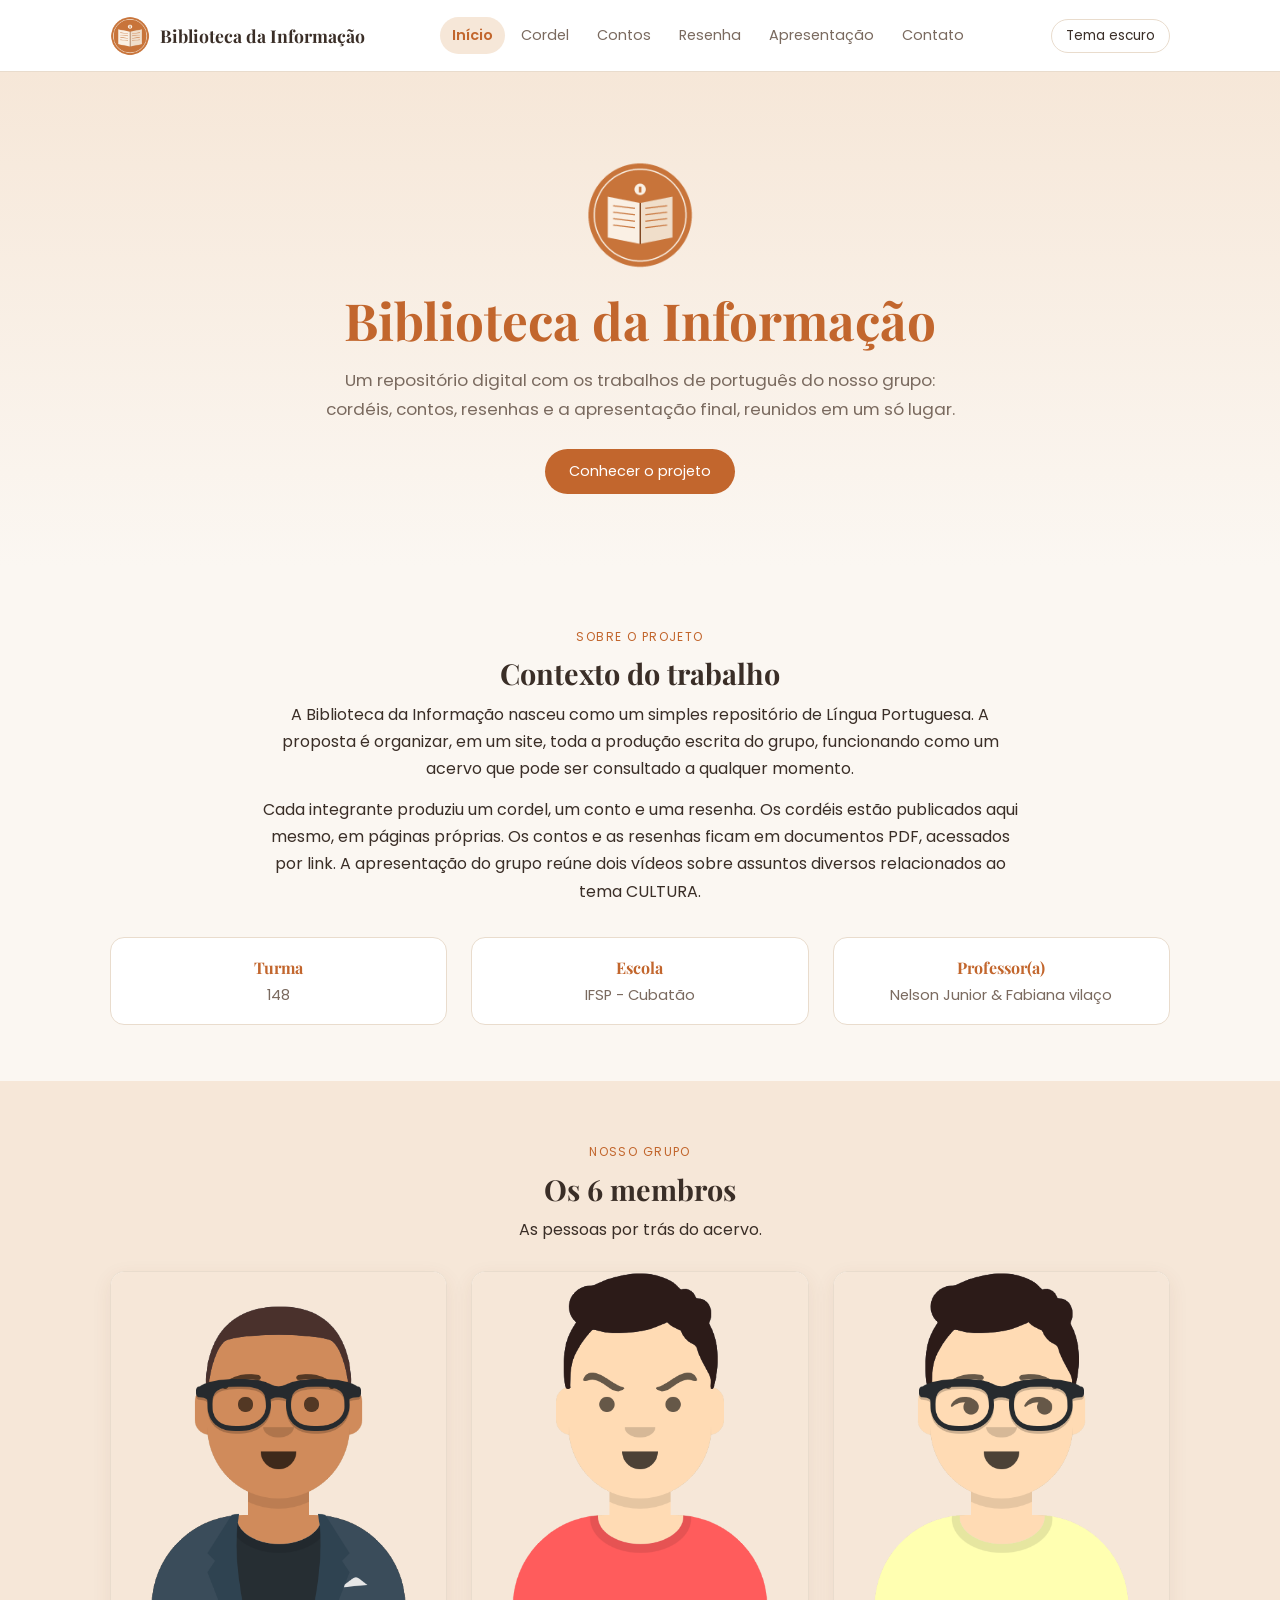
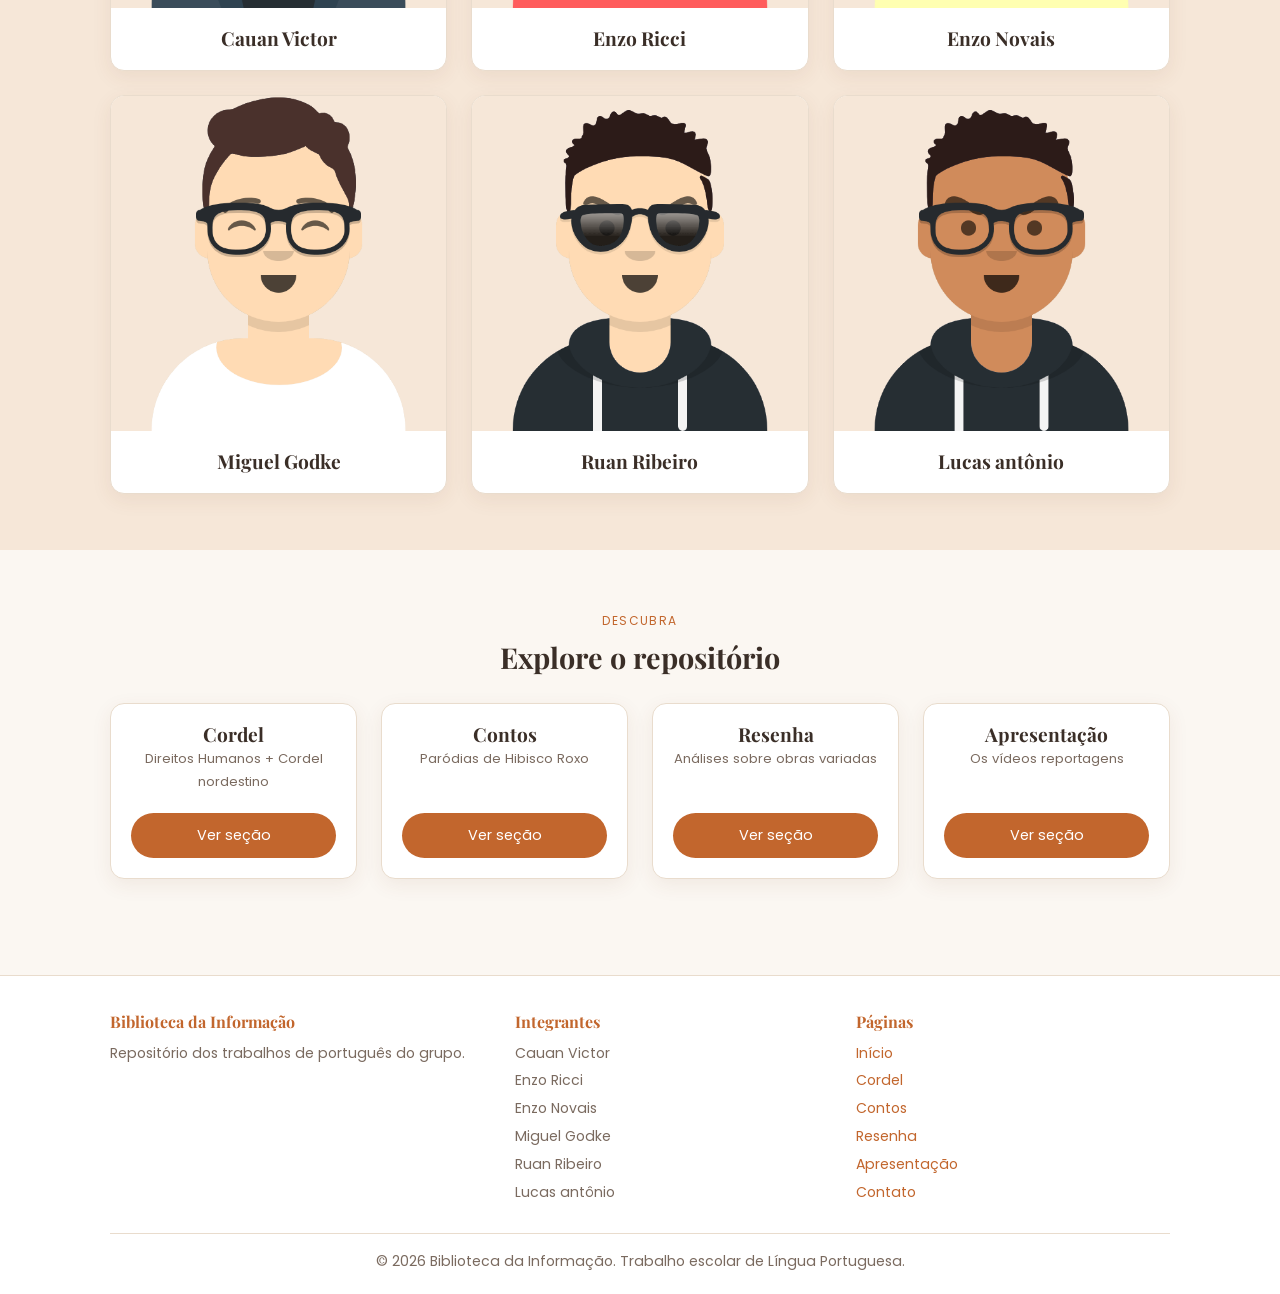
<file: index.html>
<!DOCTYPE html>
<html lang="pt-BR">
<head>
  <meta charset="UTF-8">
  <meta name="viewport" content="width=device-width, initial-scale=1.0">
  <title>Biblioteca da Informação</title>
  <meta name="description" content="Repositório dos trabalhos de português do nosso grupo: cordéis, contos, resenhas e apresentação.">
  <link rel="icon" type="image/png" href="img/logo.png">
  <link rel="preconnect" href="https://fonts.googleapis.com">
  <link rel="preconnect" href="https://fonts.gstatic.com" crossorigin>
  <link href="https://fonts.googleapis.com/css2?family=Playfair+Display:wght@500;700&family=Poppins:wght@400;500;600&display=swap" rel="stylesheet">
  <link rel="stylesheet" href="css/style.css">
</head>
<body>

  <header class="cabecalho">
    <div class="cabecalho-interno">
      <a class="marca" href="index.html">
        <img src="img/logo.png" alt="Logo da Biblioteca da Informação">
        <span>Biblioteca da Informação</span>
      </a>
      <nav aria-label="Menu principal">
        <ul class="menu">
          <li><a href="index.html" aria-current="page">Início</a></li>
          <li><a href="cordel.html">Cordel</a></li>
          <li><a href="contos.html">Contos</a></li>
          <li><a href="resenha.html">Resenha</a></li>
          <li><a href="apresentacao.html">Apresentação</a></li>
          <li><a href="contato.html">Contato</a></li>
        </ul>
      </nav>
      <button id="botao-tema" class="botao-tema" type="button">Tema escuro</button>
    </div>
  </header>

  <main>
    <section class="hero">
      <div class="container">
        <img src="img/logo.png" alt="Logo da Biblioteca da Informação">
        <h1>Biblioteca da Informação</h1>
        <p>Um repositório digital com os trabalhos de português do nosso grupo: cordéis, contos, resenhas e a apresentação final, reunidos em um só lugar.</p>
        <a class="botao" href="#sobre">Conhecer o projeto</a>
      </div>
    </section>

    <section class="secao" id="sobre">
      <div class="container centro">
        <span class="etiqueta">Sobre o projeto</span>
        <h2>Contexto do trabalho</h2>
        <div class="texto-corrido">
          <p>A Biblioteca da Informação nasceu como um simples repositório de Língua Portuguesa. A proposta é organizar, em um site, toda a produção escrita do grupo, funcionando como um acervo que pode ser consultado a qualquer momento.</p>
          <p>Cada integrante produziu um cordel, um conto e uma resenha. Os cordéis estão publicados aqui mesmo, em páginas próprias. Os contos e as resenhas ficam em documentos PDF, acessados por link. A apresentação do grupo reúne dois vídeos sobre assuntos diversos relacionados ao tema CULTURA.</p>
        </div>
        <div class="grid" style="margin-top:32px;">
          <div class="info-item"><strong>Turma</strong><span data-grupo="turma">Turma</span></div>
          <div class="info-item"><strong>Escola</strong><span data-grupo="escola">Escola</span></div>
          <div class="info-item"><strong>Professor(a)</strong><span data-grupo="professor">Professor</span></div>
        </div>
      </div>
    </section>

    <section class="secao alt" id="membros">
      <div class="container centro">
        <span class="etiqueta">Nosso grupo</span>
        <h2>Os 6 membros</h2>
        <p class="texto-corrido">As pessoas por trás do acervo.</p>
        <div class="grid" id="grid-membros"></div>
      </div>
    </section>

    <section class="secao" id="secoes">
      <div class="container centro">
        <span class="etiqueta">DESCUBRA</span>
        <h2>Explore o repositório</h2>
        <div class="grid grid-4">
          <article class="card">
            
            <div class="card-corpo"><h3>Cordel</h3><p class="autor">Direitos Humanos + Cordel nordestino</p></div>
            <div class="card-rodape"><a class="botao" href="cordel.html">Ver seção</a></div>
          </article>
          <article class="card">
            
            <div class="card-corpo"><h3>Contos</h3><p class="autor">Paródias de Hibisco Roxo</p></div>
            <div class="card-rodape"><a class="botao" href="contos.html">Ver seção</a></div>
          </article>
          <article class="card">
            
            <div class="card-corpo"><h3>Resenha</h3><p class="autor">Análises sobre obras variadas</p></div>
            <div class="card-rodape"><a class="botao" href="resenha.html">Ver seção</a></div>
          </article>
          <article class="card">
            
            <div class="card-corpo"><h3>Apresentação</h3><p class="autor">Os vídeos reportagens</p></div>
            <div class="card-rodape"><a class="botao" href="apresentacao.html">Ver seção</a></div>
          </article>
        </div>
      </div>
    </section>
  </main>

  <footer class="rodape">
    <div class="container">
      <div class="rodape-grid">
        <div>
          <h3>Biblioteca da Informação</h3>
          <p>Repositório dos trabalhos de português do grupo.</p>
        </div>
        <div>
          <h3>Integrantes</h3>
          <ul id="rodape-membros"></ul>
        </div>
        <div>
          <h3>Páginas</h3>
          <ul>
            <li><a href="index.html">Início</a></li>
            <li><a href="cordel.html">Cordel</a></li>
            <li><a href="contos.html">Contos</a></li>
            <li><a href="resenha.html">Resenha</a></li>
            <li><a href="apresentacao.html">Apresentação</a></li>
            <li><a href="contato.html">Contato</a></li>
          </ul>
        </div>
      </div>
      <p class="rodape-fim">&copy; <span id="rodape-ano">2026</span> Biblioteca da Informação. Trabalho escolar de Língua Portuguesa.</p>
    </div>
  </footer>

  <script src="js/dados.js"></script>
  <script src="js/main.js"></script>
</body>
</html>
</file>
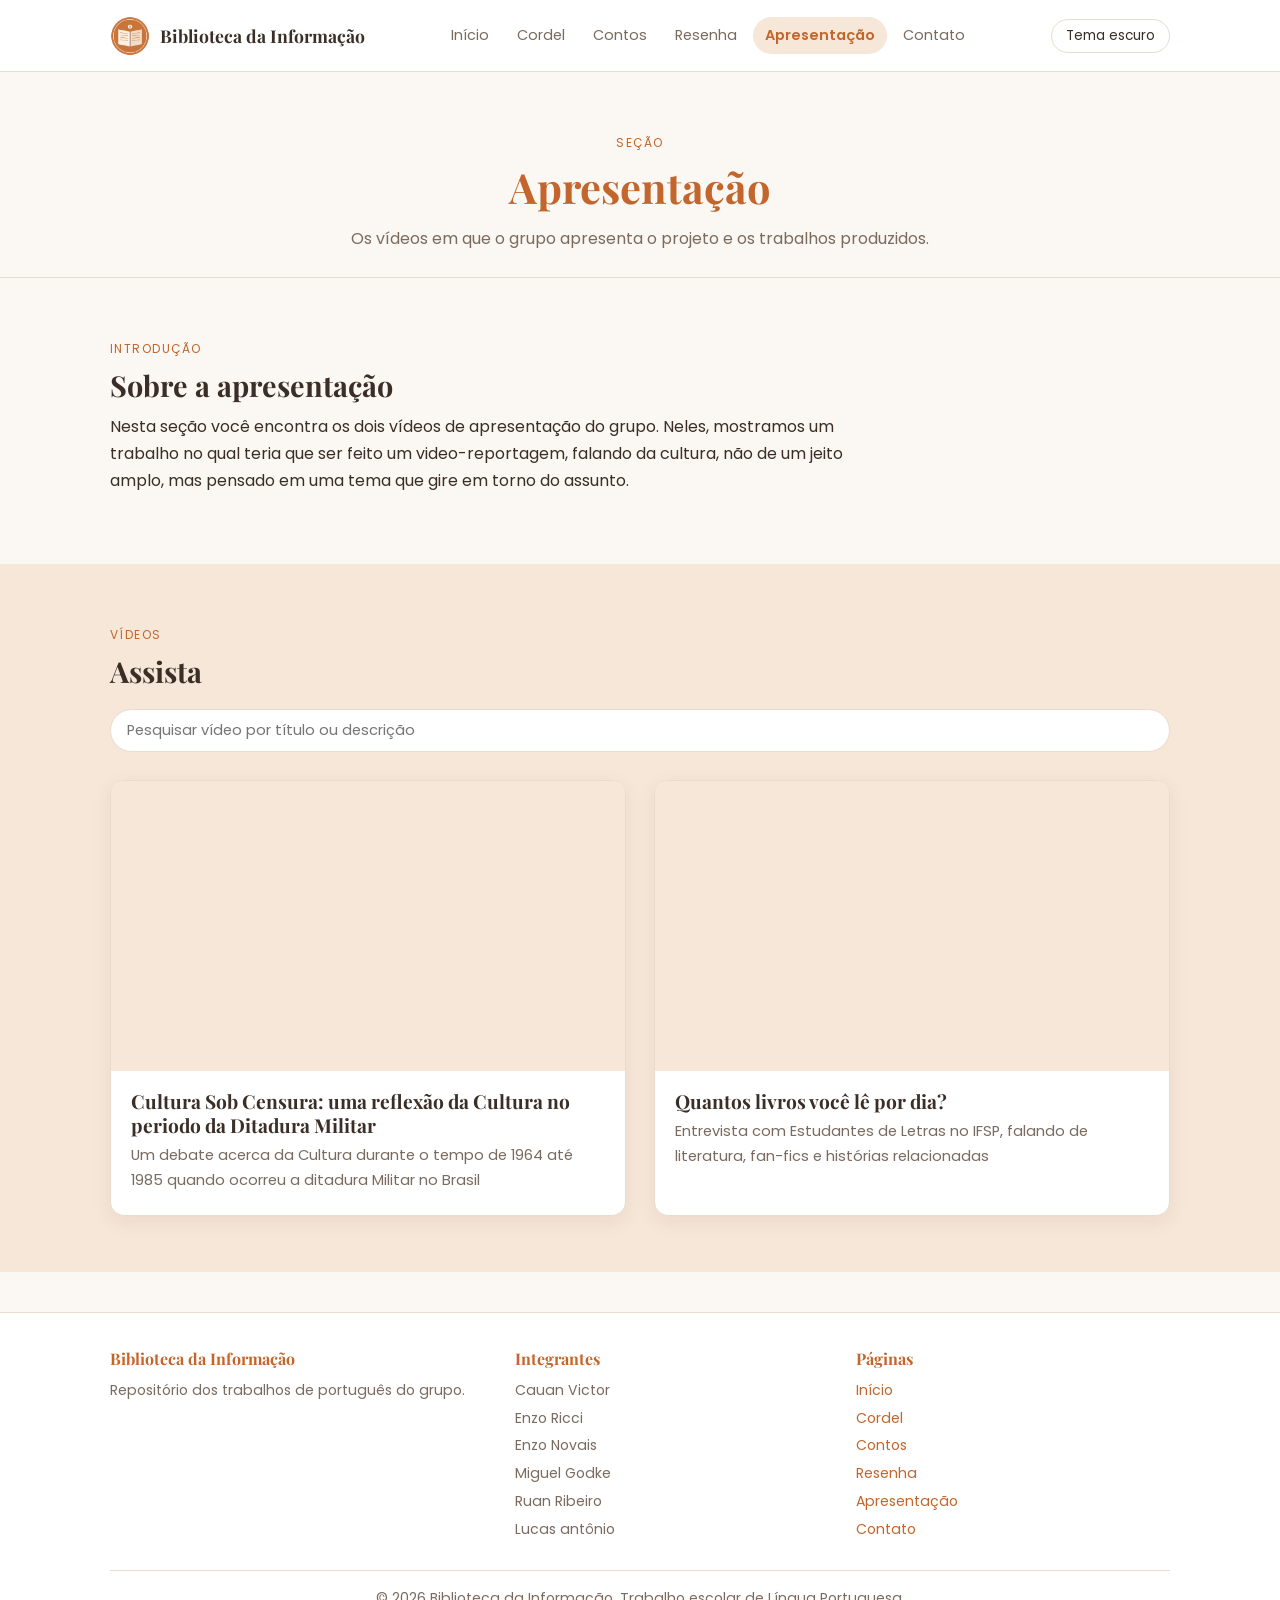
<file: apresentacao.html>
<!DOCTYPE html>
<html lang="pt-BR">
<head>
  <meta charset="UTF-8">
  <meta name="viewport" content="width=device-width, initial-scale=1.0">
  <title>Apresentação | Biblioteca da Informação</title>
  <link rel="icon" type="image/png" href="img/logo.png">
  <link rel="preconnect" href="https://fonts.googleapis.com">
  <link rel="preconnect" href="https://fonts.gstatic.com" crossorigin>
  <link href="https://fonts.googleapis.com/css2?family=Playfair+Display:wght@500;700&family=Poppins:wght@400;500;600&display=swap" rel="stylesheet">
  <link rel="stylesheet" href="css/style.css">
</head>
<body>

  <header class="cabecalho">
    <div class="cabecalho-interno">
      <a class="marca" href="index.html">
        <img src="img/logo.png" alt="Logo da Biblioteca da Informação">
        <span>Biblioteca da Informação</span>
      </a>
      <nav aria-label="Menu principal">
        <ul class="menu">
          <li><a href="index.html">Início</a></li>
          <li><a href="cordel.html">Cordel</a></li>
          <li><a href="contos.html">Contos</a></li>
          <li><a href="resenha.html">Resenha</a></li>
          <li><a href="apresentacao.html" aria-current="page">Apresentação</a></li>
          <li><a href="contato.html">Contato</a></li>
        </ul>
      </nav>
      <button id="botao-tema" class="botao-tema" type="button">Tema escuro</button>
    </div>
  </header>

  <main>
    <section class="topo-pagina">
      <div class="container">
        <span class="etiqueta">Seção</span>
        <h1>Apresentação</h1>
        <p>Os vídeos em que o grupo apresenta o projeto e os trabalhos produzidos.</p>
      </div>
    </section>

    <section class="secao">
      <div class="container">
        <span class="etiqueta">Introdução</span>
        <h2>Sobre a apresentação</h2>
        <div class="texto-corrido">
          <p>Nesta seção você encontra os dois vídeos de apresentação do grupo. Neles, mostramos um trabalho no qual teria que ser feito um video-reportagem, falando da cultura, não de um jeito amplo, mas pensado em uma tema que gire em torno do assunto.</p>
          
        </div>
      </div>
    </section>

    <section class="secao alt">
      <div class="container">
        <span class="etiqueta">Vídeos</span>
        <h2>Assista</h2>

        <div class="pesquisa" style="margin-top:20px;">
          <input type="search" id="campo-busca" placeholder="Pesquisar vídeo por título ou descrição" aria-label="Pesquisar vídeos">
        </div>

        <div class="grid-videos" id="grid-videos"></div>
        <p class="sem-resultado" id="sem-resultado">Nenhum vídeo encontrado com essa pesquisa.</p>
      </div>
    </section>
  </main>

  <footer class="rodape">
    <div class="container">
      <div class="rodape-grid">
        <div>
          <h3>Biblioteca da Informação</h3>
          <p>Repositório dos trabalhos de português do grupo.</p>
        </div>
        <div>
          <h3>Integrantes</h3>
          <ul id="rodape-membros"></ul>
        </div>
        <div>
          <h3>Páginas</h3>
          <ul>
            <li><a href="index.html">Início</a></li>
            <li><a href="cordel.html">Cordel</a></li>
            <li><a href="contos.html">Contos</a></li>
            <li><a href="resenha.html">Resenha</a></li>
            <li><a href="apresentacao.html">Apresentação</a></li>
            <li><a href="contato.html">Contato</a></li>
          </ul>
        </div>
      </div>
      <p class="rodape-fim">&copy; <span id="rodape-ano">2026</span> Biblioteca da Informação. Trabalho escolar de Língua Portuguesa.</p>
    </div>
  </footer>

  <script src="js/dados.js"></script>
  <script src="js/main.js"></script>
</body>
</html>
</file>
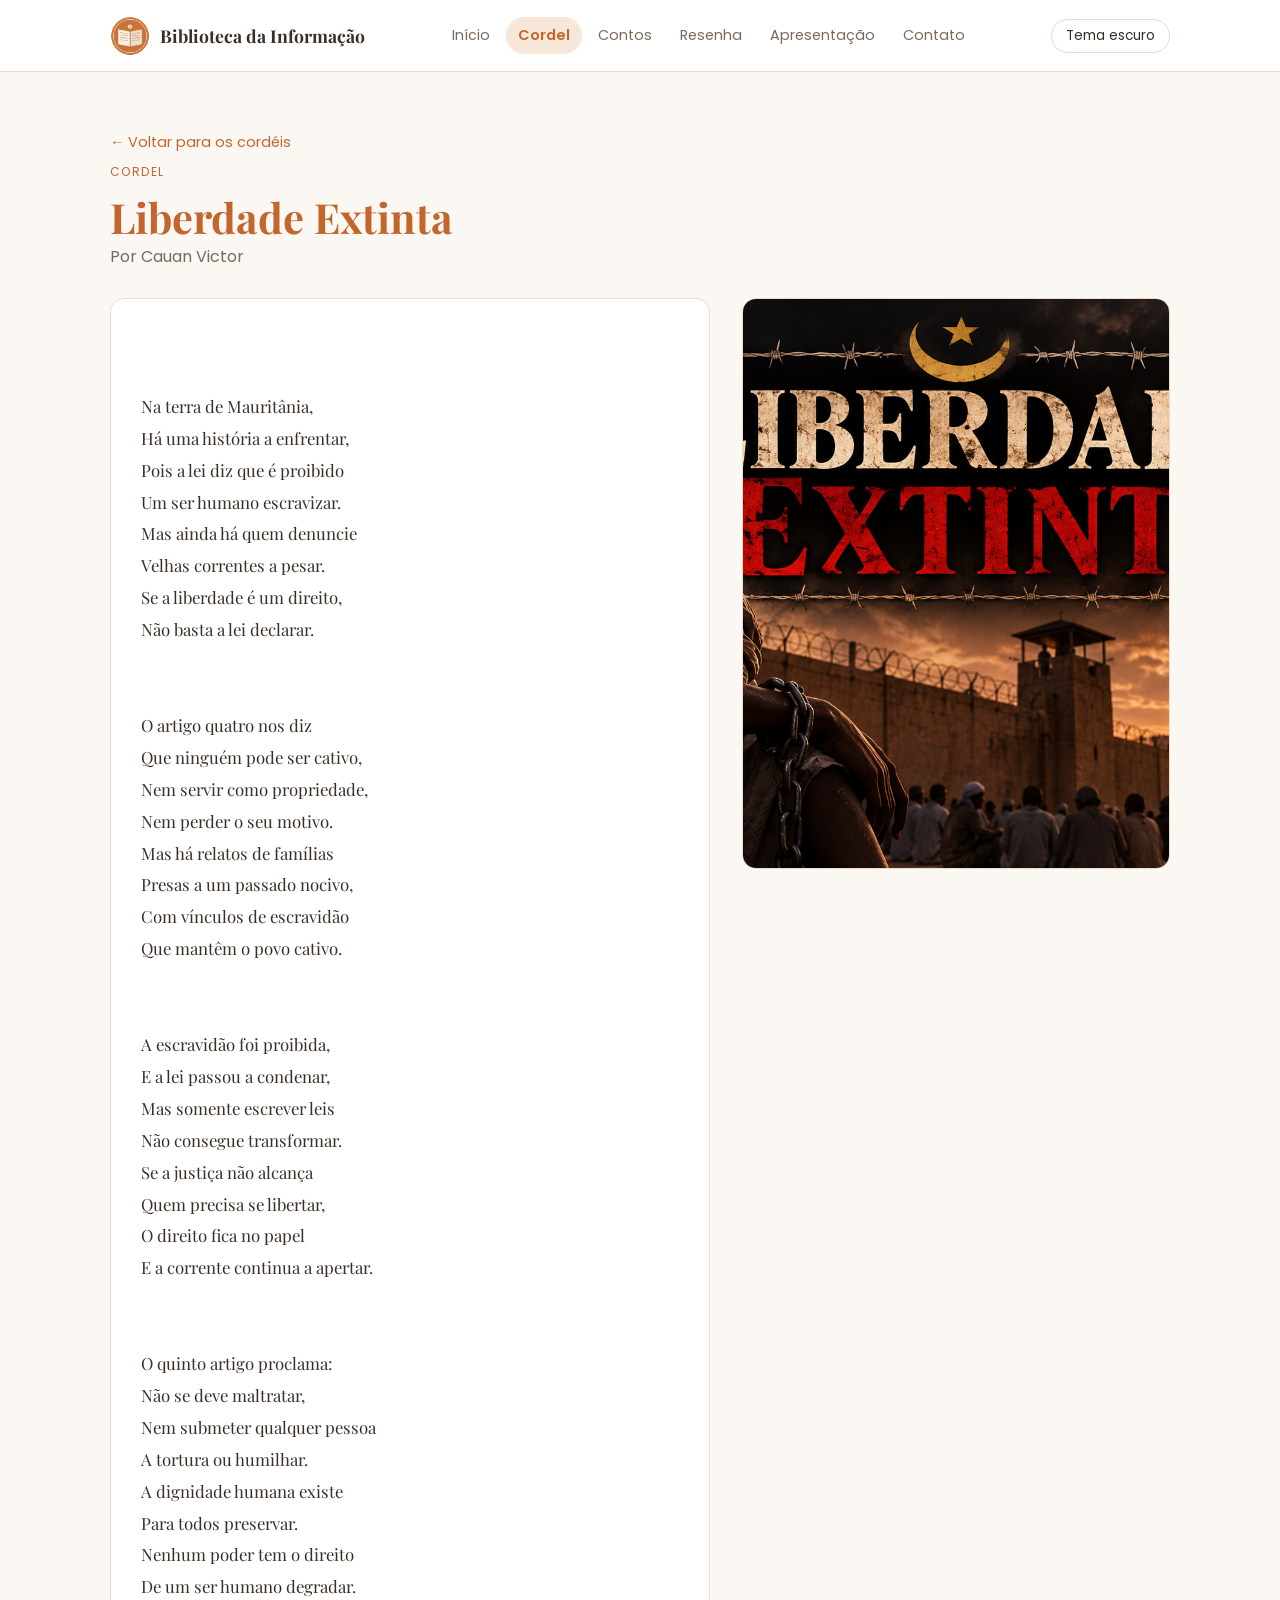
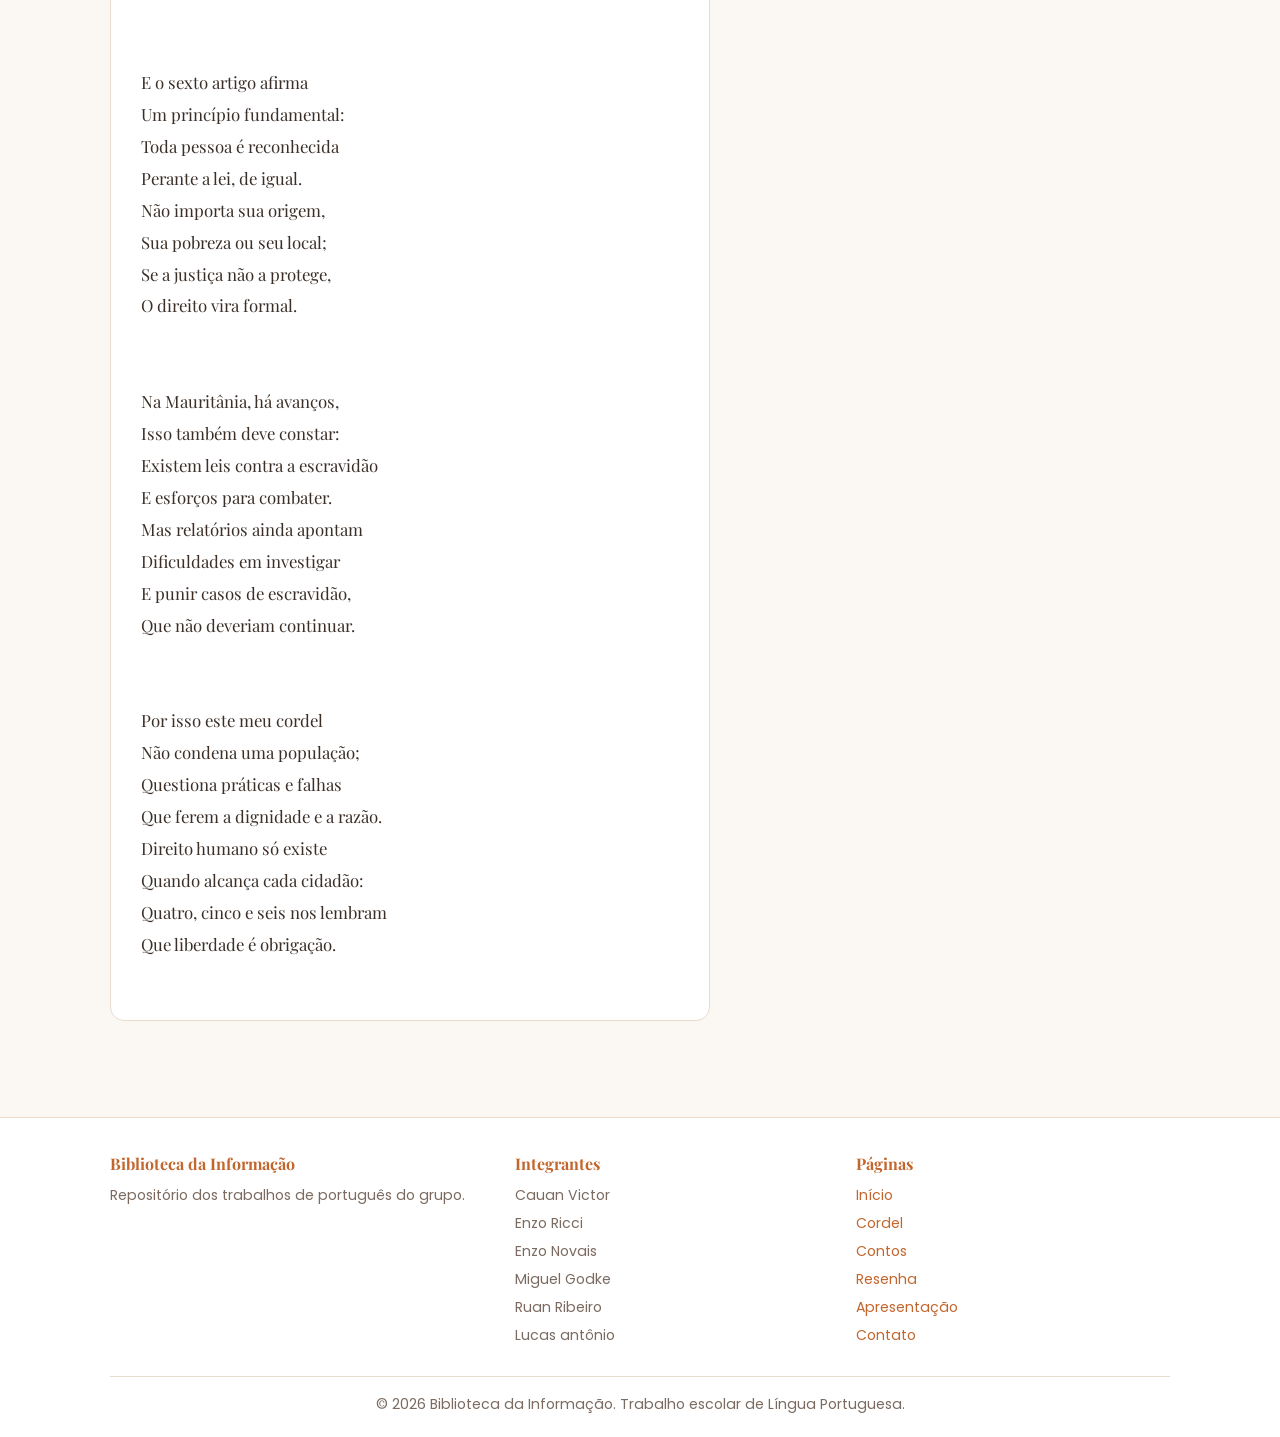
<file: cauan_cordel.html>
<!DOCTYPE html>
<html lang="pt-BR">
<head>
  <meta charset="UTF-8">
  <meta name="viewport" content="width=device-width, initial-scale=1.0">
  <title>Cordel | Biblioteca da Informação</title>
  <link rel="icon" type="image/png" href="img/logo.png">
  <link rel="preconnect" href="https://fonts.googleapis.com">
  <link rel="preconnect" href="https://fonts.gstatic.com" crossorigin>
  <link href="https://fonts.googleapis.com/css2?family=Playfair+Display:wght@500;700&family=Poppins:wght@400;500;600&display=swap" rel="stylesheet">
  <link rel="stylesheet" href="css/style.css">
</head>
<body>

  <header class="cabecalho">
    <div class="cabecalho-interno">
      <a class="marca" href="index.html">
        <img src="img/logo.png" alt="Logo da Biblioteca da Informação">
        <span>Biblioteca da Informação</span>
      </a>
      <nav aria-label="Menu principal">
        <ul class="menu">
          <li><a href="index.html">Início</a></li>
          <li><a href="cordel.html" aria-current="page">Cordel</a></li>
          <li><a href="contos.html">Contos</a></li>
          <li><a href="resenha.html">Resenha</a></li>
          <li><a href="apresentacao.html">Apresentação</a></li>
          <li><a href="contato.html">Contato</a></li>
        </ul>
      </nav>
      <button id="botao-tema" class="botao-tema" type="button">Tema escuro</button>
    </div>
  </header>

  <main>
    <section class="secao">
      <div class="container">
        <a class="voltar" href="cordel.html">&larr; Voltar para os cordéis</a>
        <span class="etiqueta" style="display:block;">Cordel</span>
        <h1 id="cordel-titulo">Título do cordel</h1>
        <p id="cordel-autor" style="color:var(--texto-suave)">Autor</p>

        <div class="cordel-layout">
          <article class="cordel-texto">
                      <p>
          Na terra de Mauritânia,
Há uma história a enfrentar,
Pois a lei diz que é proibido
Um ser humano escravizar.
Mas ainda há quem denuncie
Velhas correntes a pesar.
Se a liberdade é um direito,
Não basta a lei declarar.
          </p> <br> <p>
O artigo quatro nos diz
Que ninguém pode ser cativo,
Nem servir como propriedade,
Nem perder o seu motivo.
Mas há relatos de famílias
Presas a um passado nocivo,
Com vínculos de escravidão
Que mantêm o povo cativo.
</p> <br> <p>
A escravidão foi proibida,
E a lei passou a condenar,
Mas somente escrever leis
Não consegue transformar.
Se a justiça não alcança
Quem precisa se libertar,
O direito fica no papel
E a corrente continua a apertar.
</p> <br> <p>
O quinto artigo proclama:
Não se deve maltratar,
Nem submeter qualquer pessoa
A tortura ou humilhar.
A dignidade humana existe
Para todos preservar.
Nenhum poder tem o direito
De um ser humano degradar.
</p> <br> <p>
E o sexto artigo afirma
Um princípio fundamental:
Toda pessoa é reconhecida
Perante a lei, de igual.
Não importa sua origem,
Sua pobreza ou seu local;
Se a justiça não a protege,
O direito vira formal.
</p> <br> <p>
Na Mauritânia, há avanços,
Isso também deve constar:
Existem leis contra a escravidão
E esforços para combater.
Mas relatórios ainda apontam
Dificuldades em investigar
E punir casos de escravidão,
Que não deveriam continuar.
</p> <br> <p>
Por isso este meu cordel
Não condena uma população;
Questiona práticas e falhas
Que ferem a dignidade e a razão.
Direito humano só existe
Quando alcança cada cidadão:
Quatro, cinco e seis nos lembram
Que liberdade é obrigação.
</p>
          </article>

          <aside class="cordel-imagem" id="imagem-cordel" aria-label="Ilustração do cordel"></aside>
        </div>
      </div>
    </section>
  </main>

  <footer class="rodape">
    <div class="container">
      <div class="rodape-grid">
        <div>
          <h3>Biblioteca da Informação</h3>
          <p>Repositório dos trabalhos de português do grupo.</p>
        </div>
        <div>
          <h3>Integrantes</h3>
          <ul id="rodape-membros"></ul>
        </div>
        <div>
          <h3>Páginas</h3>
          <ul>
            <li><a href="index.html">Início</a></li>
            <li><a href="cordel.html">Cordel</a></li>
            <li><a href="contos.html">Contos</a></li>
            <li><a href="resenha.html">Resenha</a></li>
            <li><a href="apresentacao.html">Apresentação</a></li>
            <li><a href="contato.html">Contato</a></li>
          </ul>
        </div>
      </div>
      <p class="rodape-fim">&copy; <span id="rodape-ano">2026</span> Biblioteca da Informação. Trabalho escolar de Língua Portuguesa.</p>
    </div>
  </footer>

  <script src="js/dados.js"></script>
  <script src="js/main.js"></script>
</body>
</html>
</file>
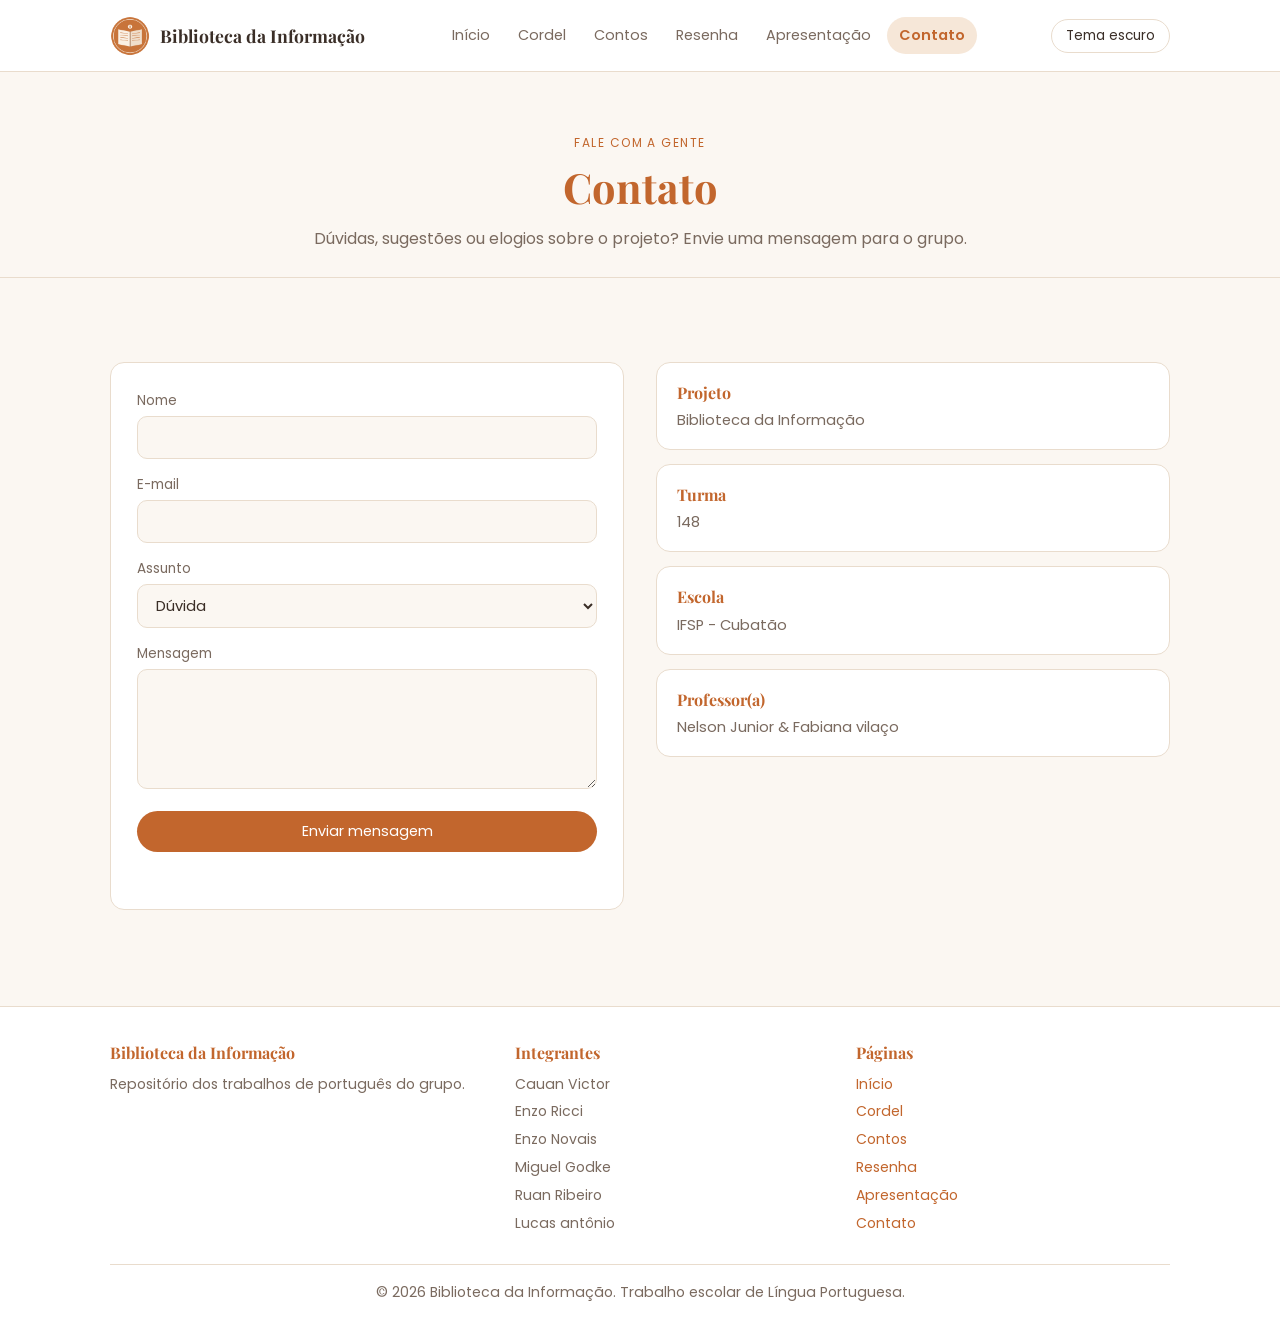
<file: contato.html>
<!DOCTYPE html>
<html lang="pt-BR">
<head>
  <meta charset="UTF-8">
  <meta name="viewport" content="width=device-width, initial-scale=1.0">
  <title>Contato | Biblioteca da Informação</title>
  <link rel="icon" type="image/png" href="img/logo.png">
  <link rel="preconnect" href="https://fonts.googleapis.com">
  <link rel="preconnect" href="https://fonts.gstatic.com" crossorigin>
  <link href="https://fonts.googleapis.com/css2?family=Playfair+Display:wght@500;700&family=Poppins:wght@400;500;600&display=swap" rel="stylesheet">
  <link rel="stylesheet" href="css/style.css">
</head>
<body>

  <header class="cabecalho">
    <div class="cabecalho-interno">
      <a class="marca" href="index.html">
        <img src="img/logo.png" alt="Logo da Biblioteca da Informação">
        <span>Biblioteca da Informação</span>
      </a>
      <nav aria-label="Menu principal">
        <ul class="menu">
          <li><a href="index.html">Início</a></li>
          <li><a href="cordel.html">Cordel</a></li>
          <li><a href="contos.html">Contos</a></li>
          <li><a href="resenha.html">Resenha</a></li>
          <li><a href="apresentacao.html">Apresentação</a></li>
          <li><a href="contato.html" aria-current="page">Contato</a></li>
        </ul>
      </nav>
      <button id="botao-tema" class="botao-tema" type="button">Tema escuro</button>
    </div>
  </header>

  <main>
    <section class="topo-pagina">
      <div class="container">
        <span class="etiqueta">Fale com a gente</span>
        <h1>Contato</h1>
        <p>Dúvidas, sugestões ou elogios sobre o projeto? Envie uma mensagem para o grupo.</p>
      </div>
    </section>

    <section class="secao">
      <div class="container">
        <div class="contato-layout">
          <form class="formulario" id="form-contato">
            <div>
              <label for="nome">Nome</label>
              <input type="text" id="nome" name="nome" required>
            </div>
            <div>
              <label for="email">E-mail</label>
              <input type="email" id="email" name="email" required>
            </div>
            <div>
              <label for="assunto">Assunto</label>
              <select id="assunto" name="assunto">
                <option>Dúvida</option>
                <option>Sugestão</option>
                <option>Elogio</option>
                <option>Outro</option>
              </select>
            </div>
            <div>
              <label for="mensagem">Mensagem</label>
              <textarea id="mensagem" name="mensagem" required></textarea>
            </div>
            <button class="botao" type="submit">Enviar mensagem</button>
            <p class="formulario-status" id="form-status" aria-live="polite"></p>
          </form>

          <div class="info-lista">
            <div class="info-item"><strong>Projeto</strong><span>Biblioteca da Informação</span></div>
            <div class="info-item"><strong>Turma</strong><span data-grupo="turma">Turma</span></div>
            <div class="info-item"><strong>Escola</strong><span data-grupo="escola">IFSP - campus Cubatão</span></div>
            <div class="info-item"><strong>Professor(a)</strong><span data-grupo="professor">Professor</span></div>
          </div>
        </div>
      </div>
    </section>
  </main>

  <footer class="rodape">
    <div class="container">
      <div class="rodape-grid">
        <div>
          <h3>Biblioteca da Informação</h3>
          <p>Repositório dos trabalhos de português do grupo.</p>
        </div>
        <div>
          <h3>Integrantes</h3>
          <ul id="rodape-membros"></ul>
        </div>
        <div>
          <h3>Páginas</h3>
          <ul>
            <li><a href="index.html">Início</a></li>
            <li><a href="cordel.html">Cordel</a></li>
            <li><a href="contos.html">Contos</a></li>
            <li><a href="resenha.html">Resenha</a></li>
            <li><a href="apresentacao.html">Apresentação</a></li>
            <li><a href="contato.html">Contato</a></li>
          </ul>
        </div>
      </div>
      <p class="rodape-fim">&copy; <span id="rodape-ano">2026</span> Biblioteca da Informação. Trabalho escolar de Língua Portuguesa.</p>
    </div>
  </footer>

  <script src="js/dados.js"></script>
  <script src="js/main.js"></script>
</body>
</html>
</file>
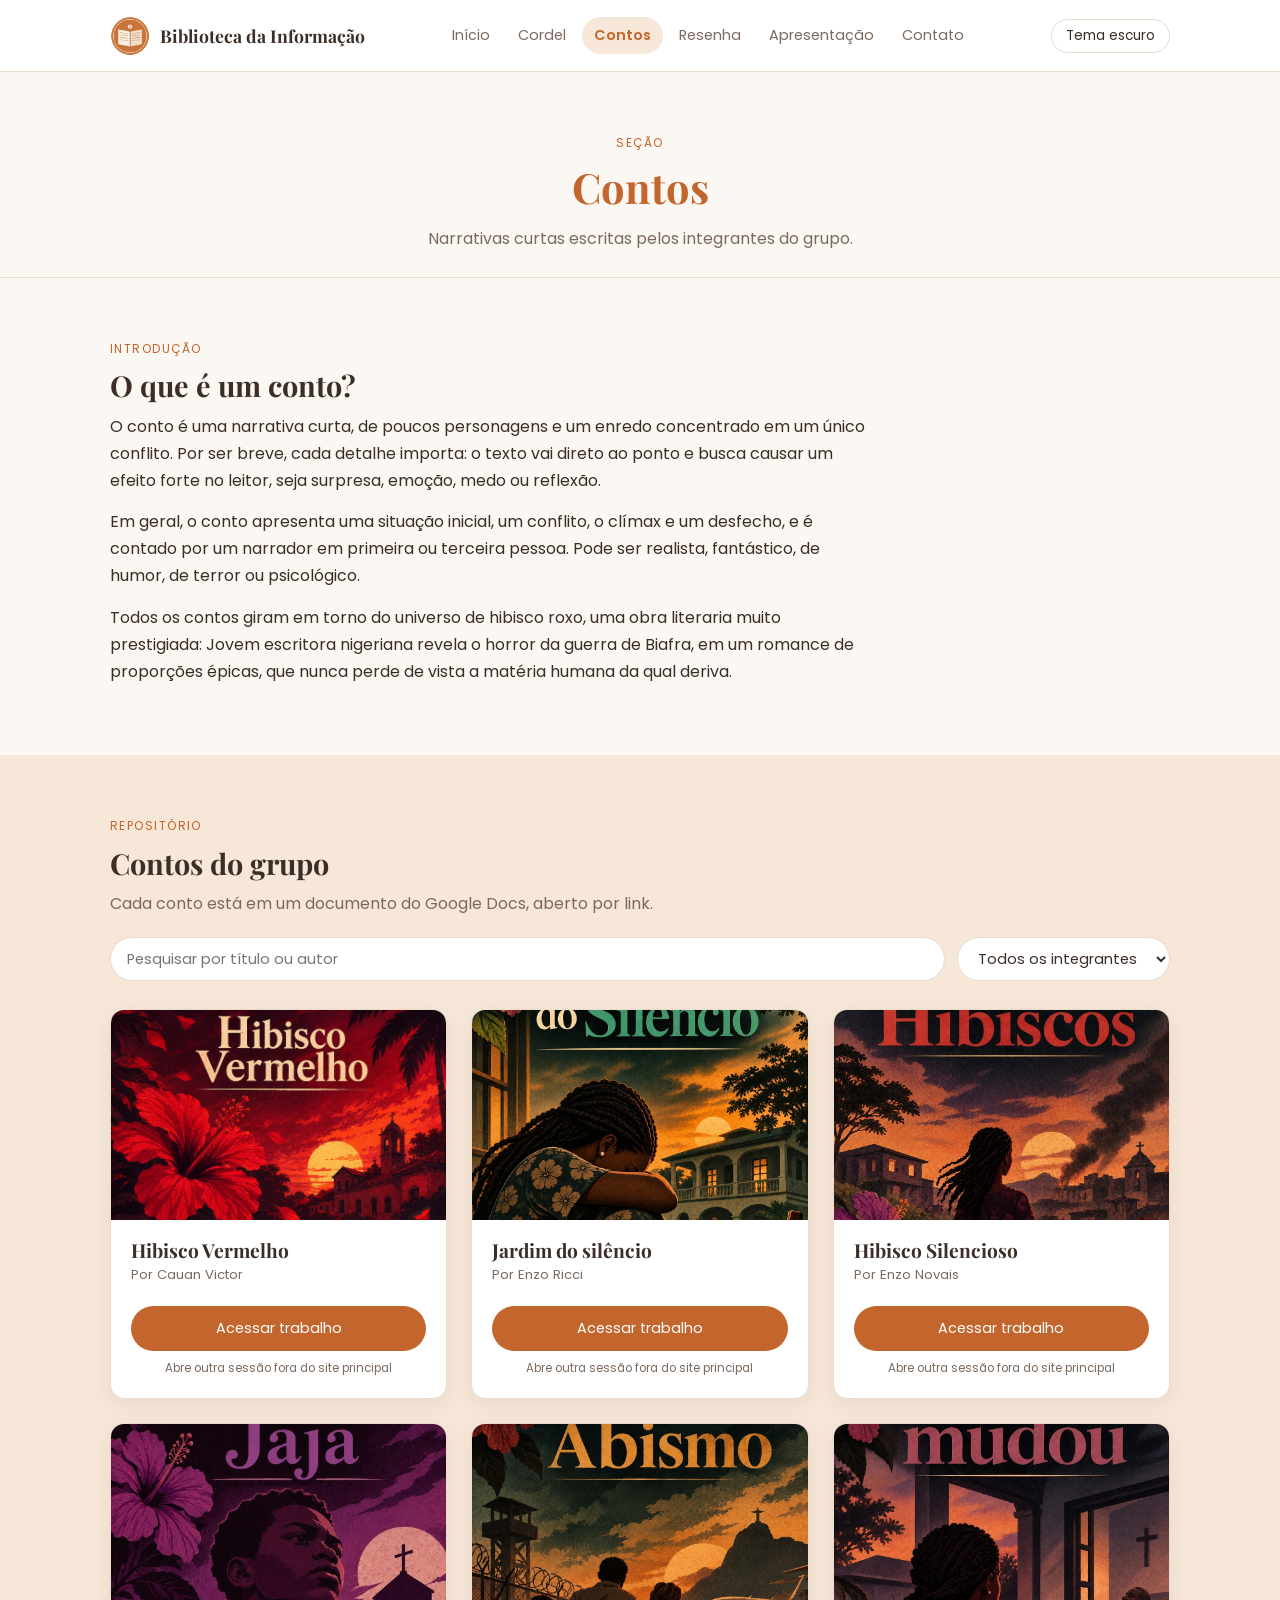
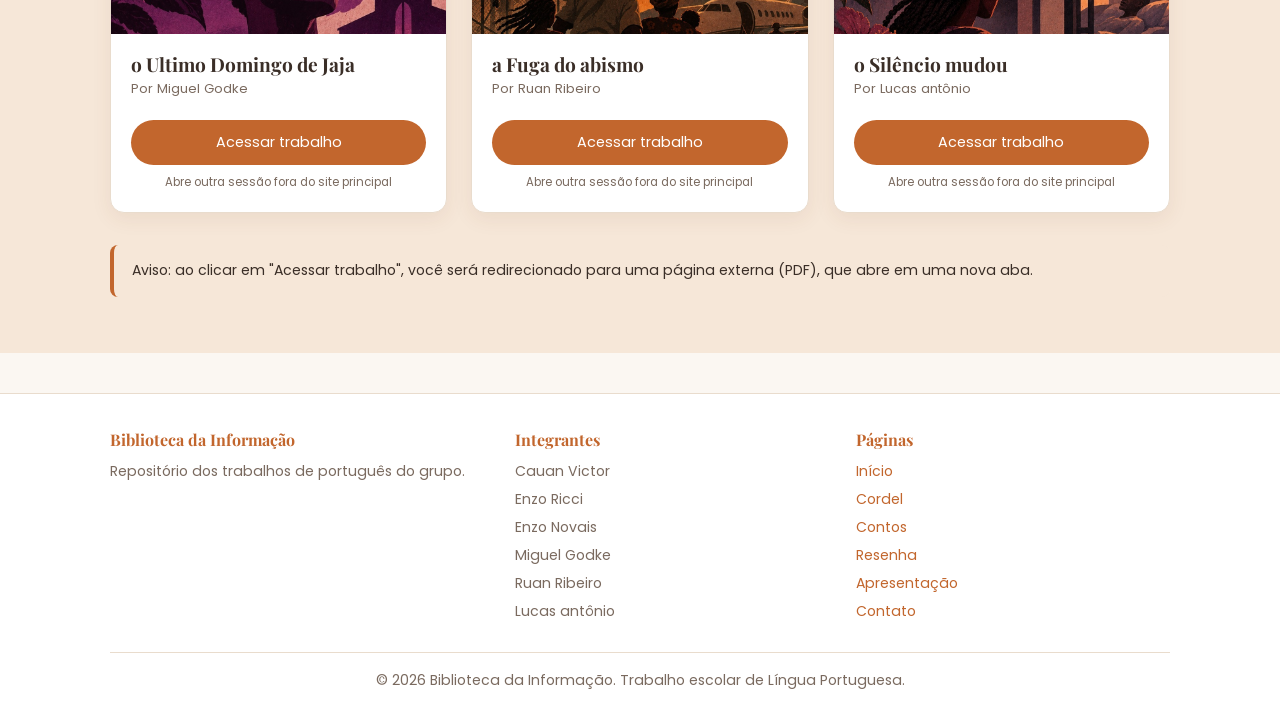
<file: contos.html>
<!DOCTYPE html>
<html lang="pt-BR">
<head>
  <meta charset="UTF-8">
  <meta name="viewport" content="width=device-width, initial-scale=1.0">
  <title>Contos | Biblioteca da Informação</title>
  <link rel="icon" type="image/png" href="img/logo.png">
  <link rel="preconnect" href="https://fonts.googleapis.com">
  <link rel="preconnect" href="https://fonts.gstatic.com" crossorigin>
  <link href="https://fonts.googleapis.com/css2?family=Playfair+Display:wght@500;700&family=Poppins:wght@400;500;600&display=swap" rel="stylesheet">
  <link rel="stylesheet" href="css/style.css">
</head>
<body>

  <header class="cabecalho">
    <div class="cabecalho-interno">
      <a class="marca" href="index.html">
        <img src="img/logo.png" alt="Logo da Biblioteca da Informação">
        <span>Biblioteca da Informação</span>
      </a>
      <nav aria-label="Menu principal">
        <ul class="menu">
          <li><a href="index.html">Início</a></li>
          <li><a href="cordel.html">Cordel</a></li>
          <li><a href="contos.html" aria-current="page">Contos</a></li>
          <li><a href="resenha.html">Resenha</a></li>
          <li><a href="apresentacao.html">Apresentação</a></li>
          <li><a href="contato.html">Contato</a></li>
        </ul>
      </nav>
      <button id="botao-tema" class="botao-tema" type="button">Tema escuro</button>
    </div>
  </header>

  <main>
    <section class="topo-pagina">
      <div class="container">
        <span class="etiqueta">Seção</span>
        <h1>Contos</h1>
        <p>Narrativas curtas escritas pelos integrantes do grupo.</p>
      </div>
    </section>

    <section class="secao">
      <div class="container">
        <span class="etiqueta">Introdução</span>
        <h2>O que é um conto?</h2>
        <div class="texto-corrido">
          <p>O conto é uma narrativa curta, de poucos personagens e um enredo concentrado em um único conflito. Por ser breve, cada detalhe importa: o texto vai direto ao ponto e busca causar um efeito forte no leitor, seja surpresa, emoção, medo ou reflexão.</p>
          <p>Em geral, o conto apresenta uma situação inicial, um conflito, o clímax e um desfecho, e é contado por um narrador em primeira ou terceira pessoa. Pode ser realista, fantástico, de humor, de terror ou psicológico.</p>
          <p>Todos os contos giram em torno do universo de hibisco roxo, uma obra literaria muito prestigiada: Jovem escritora nigeriana revela o horror da guerra de Biafra, em um romance de proporções épicas, que nunca perde de vista a matéria humana da qual deriva.</p>
        </div>
      </div>
    </section>

    <section class="secao alt">
      <div class="container">
        <span class="etiqueta">Repositório</span>
        <h2>Contos do grupo</h2>
        <p style="color:var(--texto-suave)">Cada conto está em um documento do Google Docs, aberto por link.</p>

        <div class="pesquisa" style="margin-top:20px;">
          <input type="search" id="campo-busca" placeholder="Pesquisar por título ou autor" aria-label="Pesquisar contos">
          <select id="filtro-membro" aria-label="Filtrar por integrante">
            <option value="">Todos os integrantes</option>
          </select>
        </div>

        <div class="grid" id="lista-trabalhos" data-tipo="conto"></div>
        <p class="sem-resultado" id="sem-resultado">Nenhum trabalho encontrado com esses filtros.</p>

        <p class="aviso">Aviso: ao clicar em "Acessar trabalho", você será redirecionado para uma página externa (PDF), que abre em uma nova aba.</p>
      </div>
    </section>
  </main>

  <footer class="rodape">
    <div class="container">
      <div class="rodape-grid">
        <div>
          <h3>Biblioteca da Informação</h3>
          <p>Repositório dos trabalhos de português do grupo.</p>
        </div>
        <div>
          <h3>Integrantes</h3>
          <ul id="rodape-membros"></ul>
        </div>
        <div>
          <h3>Páginas</h3>
          <ul>
            <li><a href="index.html">Início</a></li>
            <li><a href="cordel.html">Cordel</a></li>
            <li><a href="contos.html">Contos</a></li>
            <li><a href="resenha.html">Resenha</a></li>
            <li><a href="apresentacao.html">Apresentação</a></li>
            <li><a href="contato.html">Contato</a></li>
          </ul>
        </div>
      </div>
      <p class="rodape-fim">&copy; <span id="rodape-ano">2026</span> Biblioteca da Informação. Trabalho escolar de Língua Portuguesa.</p>
    </div>
  </footer>

  <script src="js/dados.js"></script>
  <script src="js/main.js"></script>
</body>
</html>
</file>
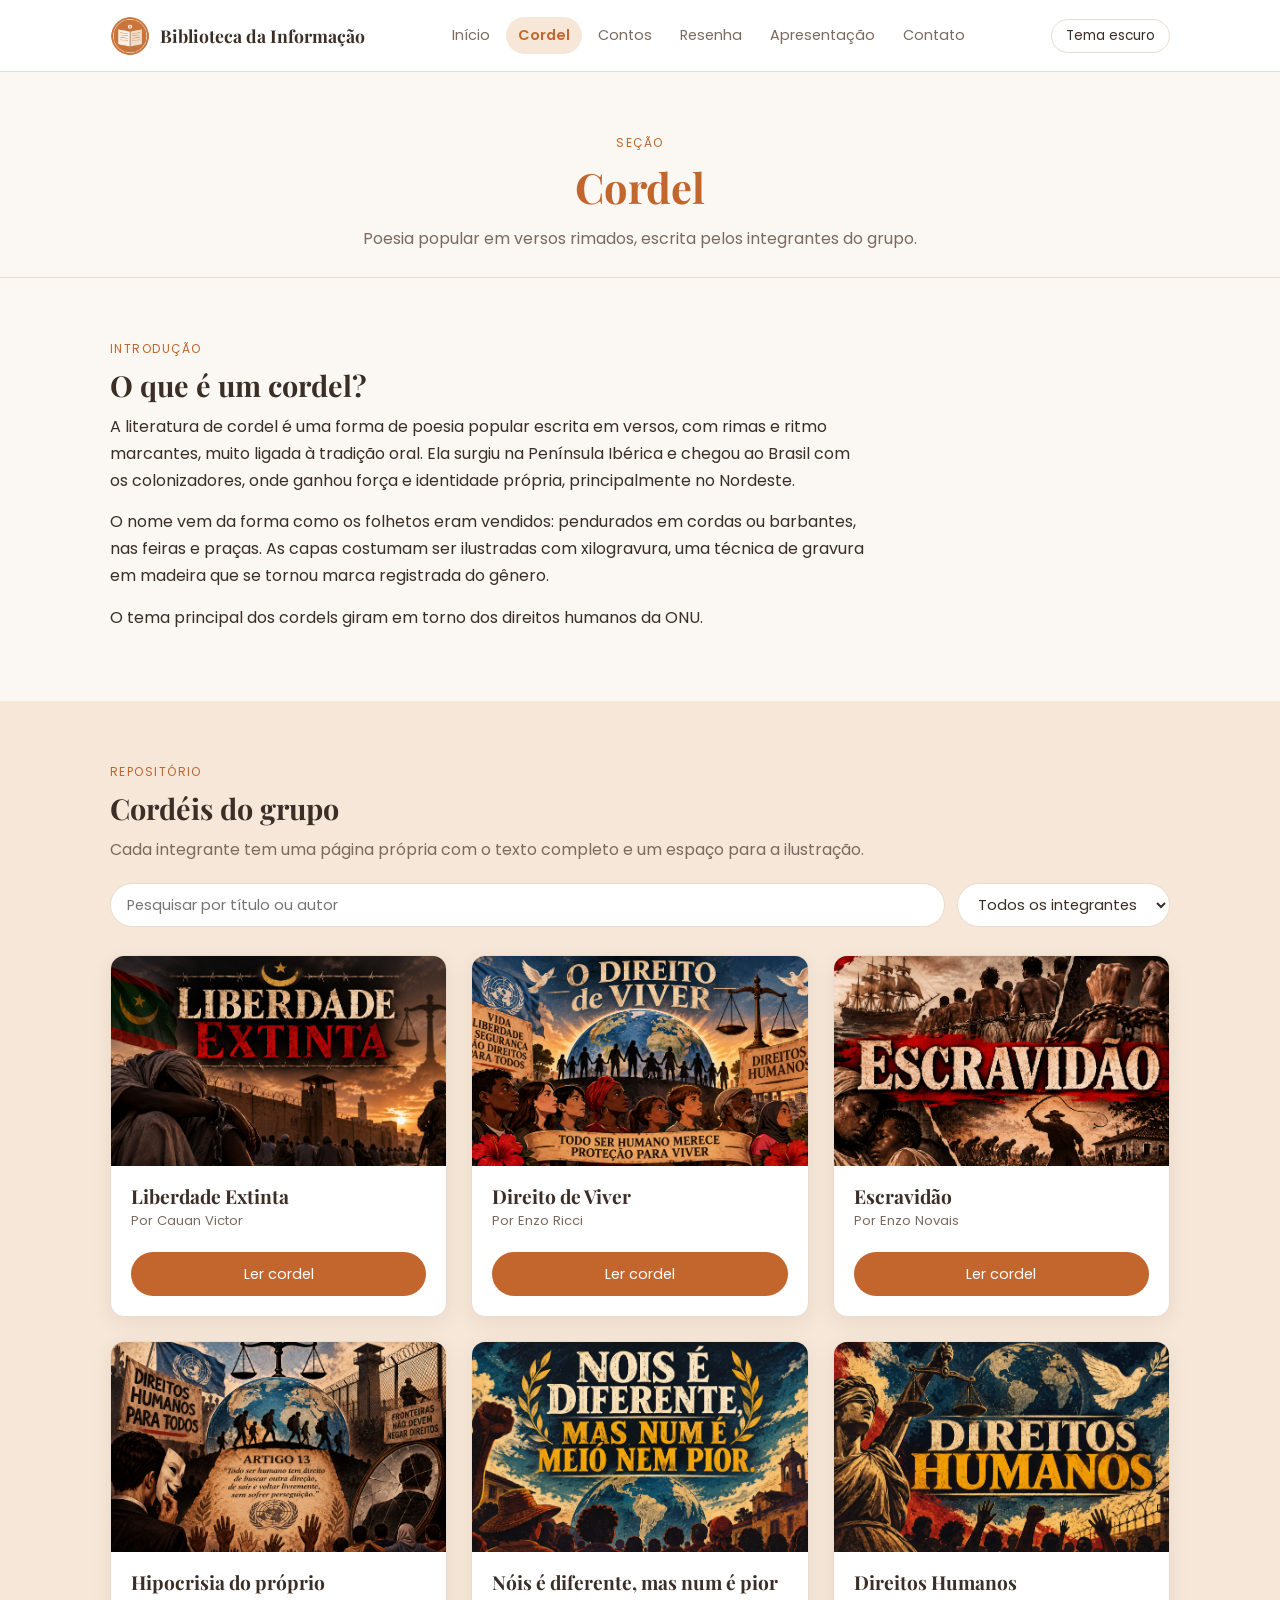
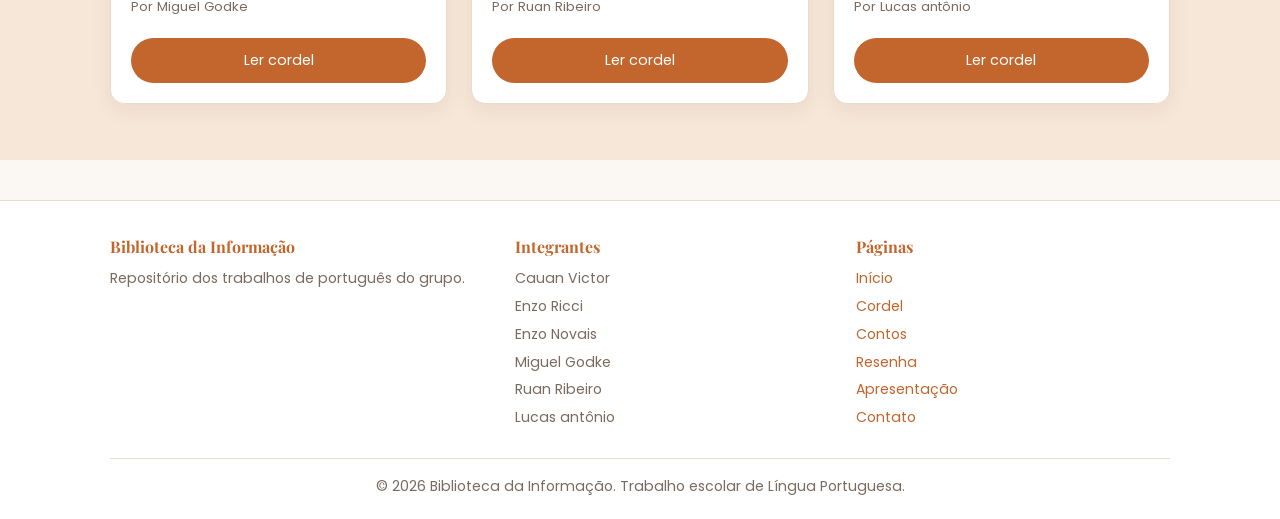
<file: cordel.html>
<!DOCTYPE html>
<html lang="pt-BR">
<head>
  <meta charset="UTF-8">
  <meta name="viewport" content="width=device-width, initial-scale=1.0">
  <title>Cordel | Biblioteca da Informação</title>
  <link rel="icon" type="image/png" href="img/logo.png">
  <link rel="preconnect" href="https://fonts.googleapis.com">
  <link rel="preconnect" href="https://fonts.gstatic.com" crossorigin>
  <link href="https://fonts.googleapis.com/css2?family=Playfair+Display:wght@500;700&family=Poppins:wght@400;500;600&display=swap" rel="stylesheet">
  <link rel="stylesheet" href="css/style.css">
</head>
<body>

  <header class="cabecalho">
    <div class="cabecalho-interno">
      <a class="marca" href="index.html">
        <img src="img/logo.png" alt="Logo da Biblioteca da Informação">
        <span>Biblioteca da Informação</span>
      </a>
      <nav aria-label="Menu principal">
        <ul class="menu">
          <li><a href="index.html">Início</a></li>
          <li><a href="cordel.html" aria-current="page">Cordel</a></li>
          <li><a href="contos.html">Contos</a></li>
          <li><a href="resenha.html">Resenha</a></li>
          <li><a href="apresentacao.html">Apresentação</a></li>
          <li><a href="contato.html">Contato</a></li>
        </ul>
      </nav>
      <button id="botao-tema" class="botao-tema" type="button">Tema escuro</button>
    </div>
  </header>

  <main>
    <section class="topo-pagina">
      <div class="container">
        <span class="etiqueta">Seção</span>
        <h1>Cordel</h1>
        <p>Poesia popular em versos rimados, escrita pelos integrantes do grupo.</p>
      </div>
    </section>

    <section class="secao">
      <div class="container">
        <span class="etiqueta">Introdução</span>
        <h2>O que é um cordel?</h2>
        <div class="texto-corrido">
          <p>A literatura de cordel é uma forma de poesia popular escrita em versos, com rimas e ritmo marcantes, muito ligada à tradição oral. Ela surgiu na Península Ibérica e chegou ao Brasil com os colonizadores, onde ganhou força e identidade própria, principalmente no Nordeste.</p>
          <p>O nome vem da forma como os folhetos eram vendidos: pendurados em cordas ou barbantes, nas feiras e praças. As capas costumam ser ilustradas com xilogravura, uma técnica de gravura em madeira que se tornou marca registrada do gênero.</p>
          <p>O tema principal dos cordels giram em torno dos direitos humanos da ONU.</p>
        </div>
      </div>
    </section>

    <section class="secao alt">
      <div class="container">
        <span class="etiqueta">Repositório</span>
        <h2>Cordéis do grupo</h2>
        <p style="color:var(--texto-suave)">Cada integrante tem uma página própria com o texto completo e um espaço para a ilustração.</p>

        <div class="pesquisa" style="margin-top:20px;">
          <input type="search" id="campo-busca" placeholder="Pesquisar por título ou autor" aria-label="Pesquisar cordéis">
          <select id="filtro-membro" aria-label="Filtrar por integrante">
            <option value="">Todos os integrantes</option>
          </select>
        </div>

        <div class="grid" id="lista-trabalhos" data-tipo="cordel"></div>
        <p class="sem-resultado" id="sem-resultado">Nenhum trabalho encontrado com esses filtros.</p>
      </div>
    </section>
  </main>

  <footer class="rodape">
    <div class="container">
      <div class="rodape-grid">
        <div>
          <h3>Biblioteca da Informação</h3>
          <p>Repositório dos trabalhos de português do grupo.</p>
        </div>
        <div>
          <h3>Integrantes</h3>
          <ul id="rodape-membros"></ul>
        </div>
        <div>
          <h3>Páginas</h3>
          <ul>
            <li><a href="index.html">Início</a></li>
            <li><a href="cordel.html">Cordel</a></li>
            <li><a href="contos.html">Contos</a></li>
            <li><a href="resenha.html">Resenha</a></li>
            <li><a href="apresentacao.html">Apresentação</a></li>
            <li><a href="contato.html">Contato</a></li>
          </ul>
        </div>
      </div>
      <p class="rodape-fim">&copy; <span id="rodape-ano">2026</span> Biblioteca da Informação. Trabalho escolar de Língua Portuguesa.</p>
    </div>
  </footer>

  <script src="js/dados.js"></script>
  <script src="js/main.js"></script>
</body>
</html>
</file>
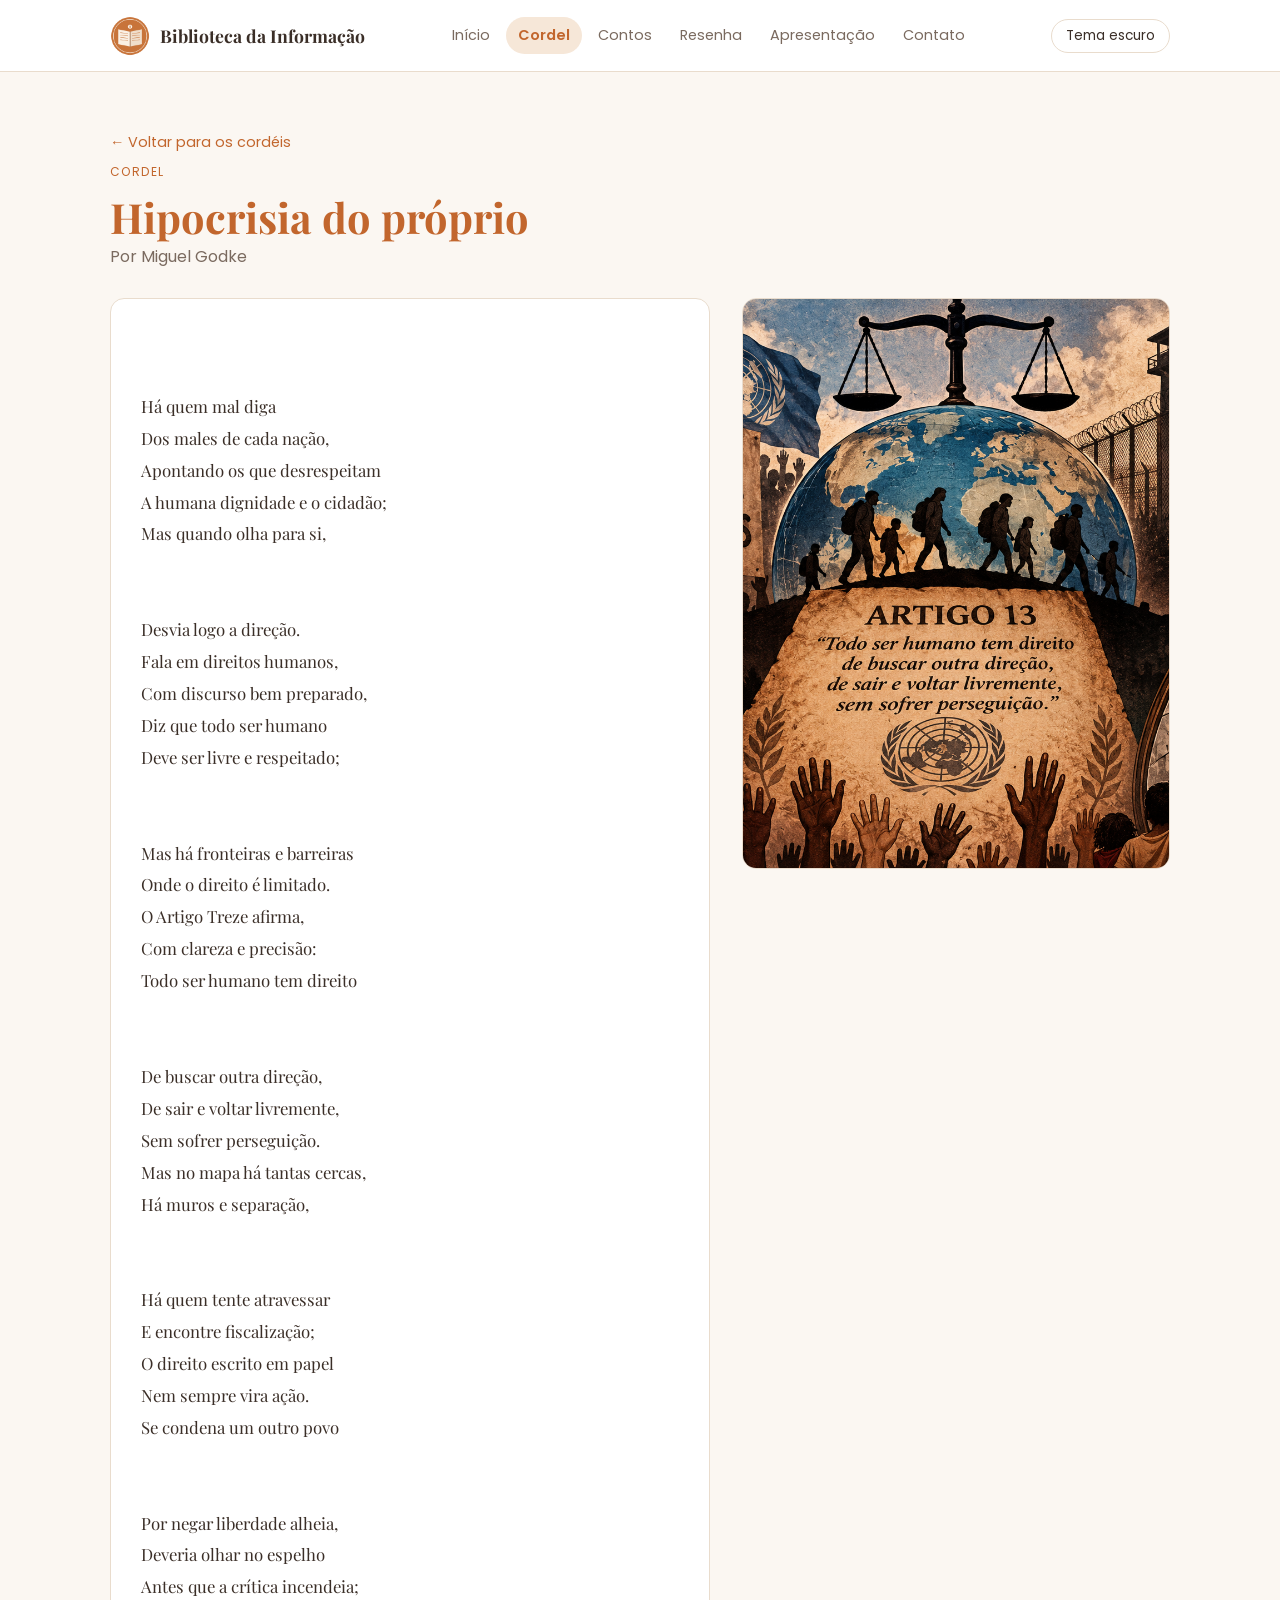
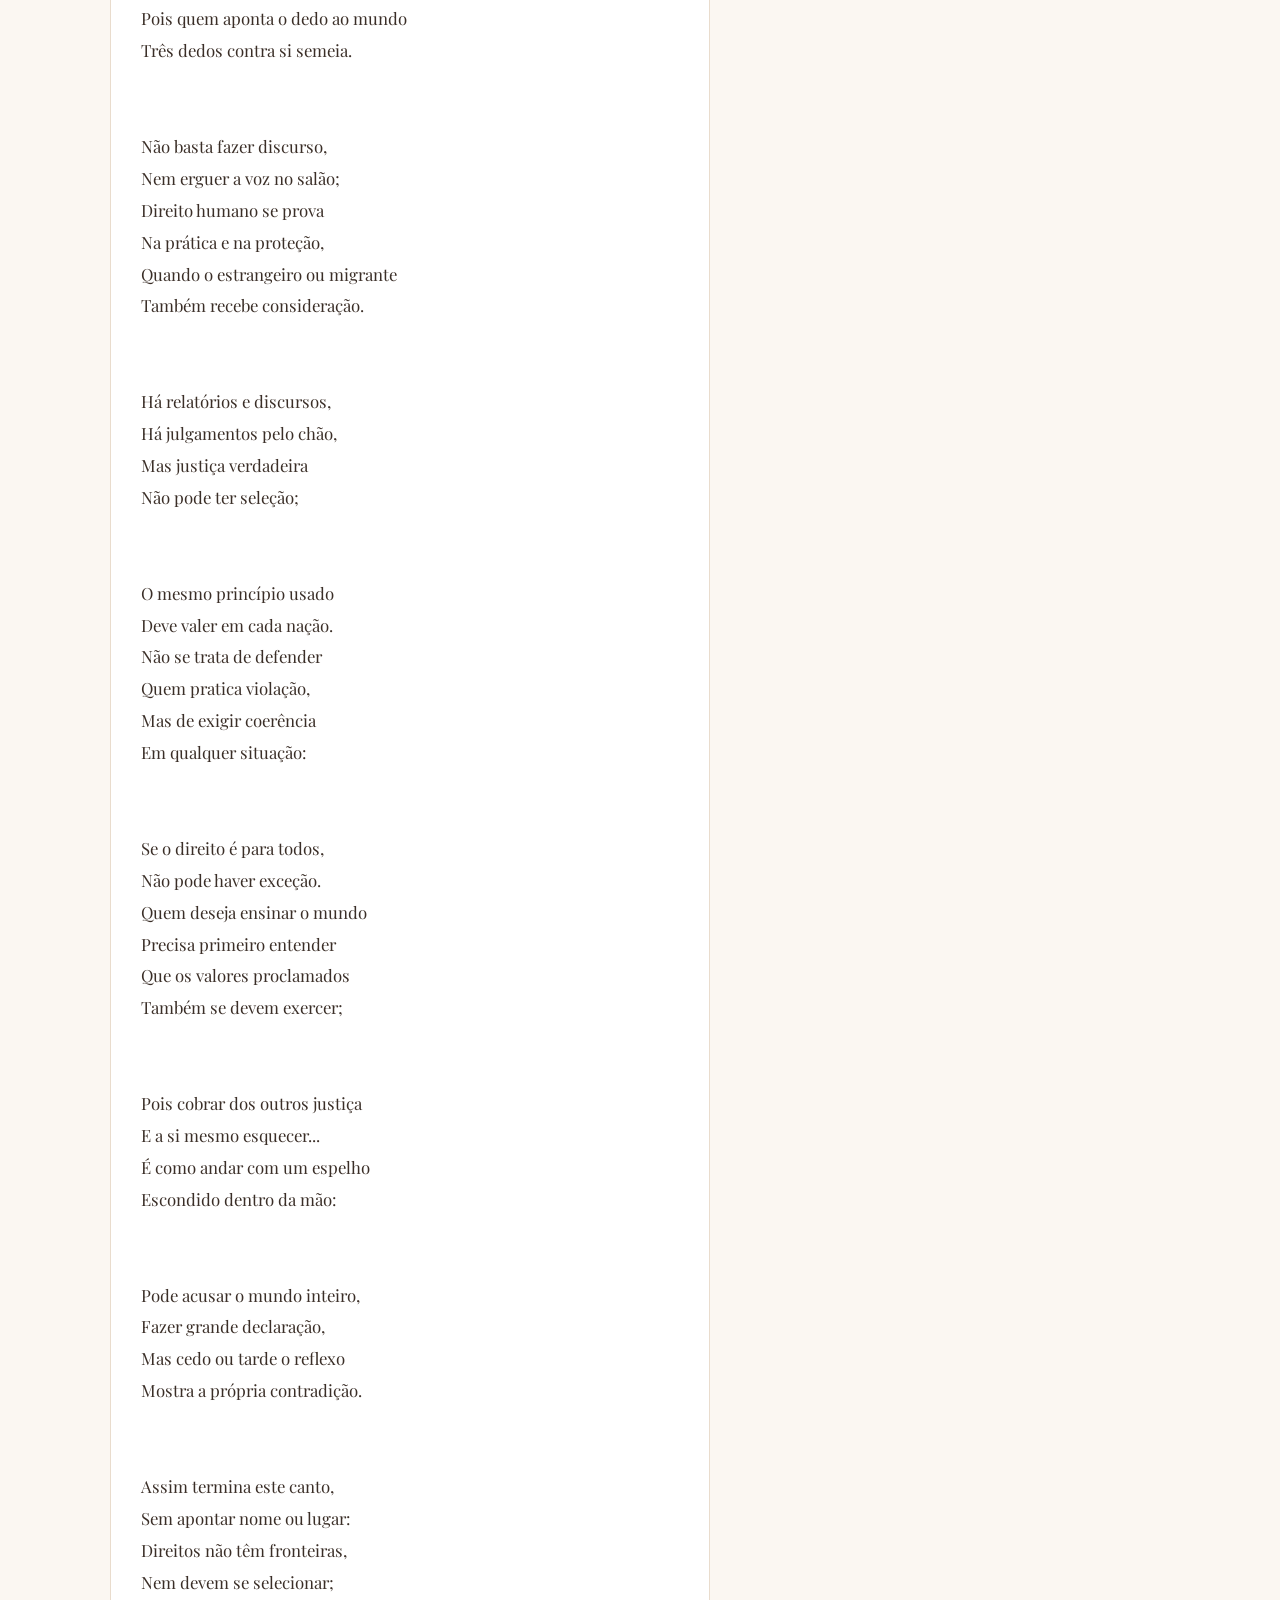
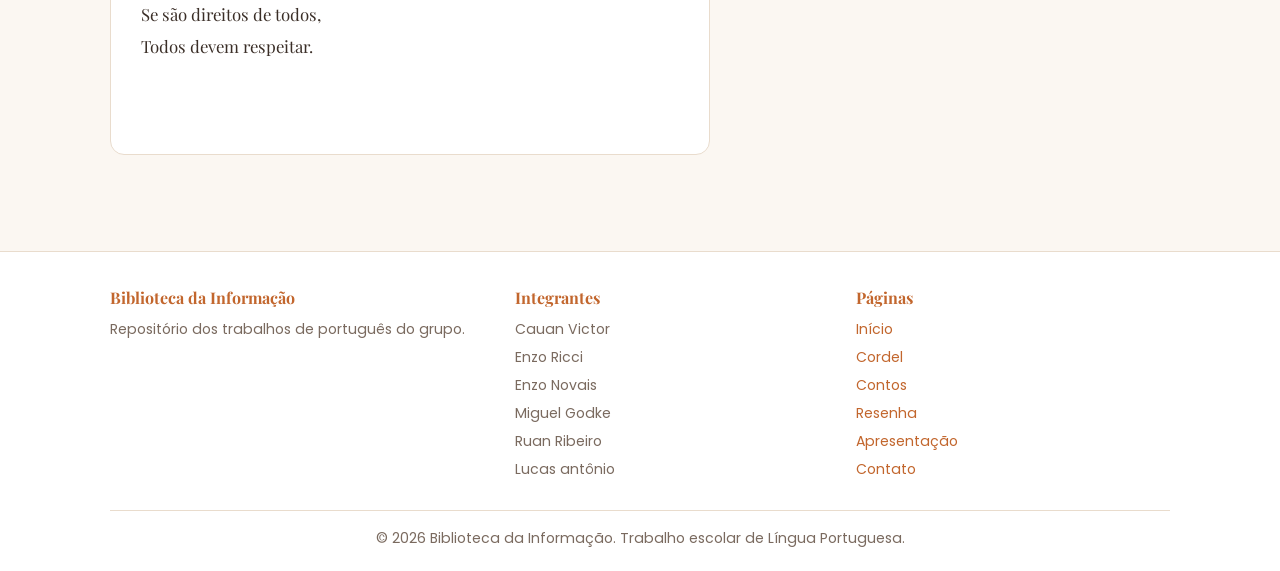
<file: godke_cordel.html>
<!DOCTYPE html>
<html lang="pt-BR">
<head>
  <meta charset="UTF-8">
  <meta name="viewport" content="width=device-width, initial-scale=1.0">
  <title>Cordel | Biblioteca da Informação</title>
  <link rel="icon" type="image/png" href="img/logo.png">
  <link rel="preconnect" href="https://fonts.googleapis.com">
  <link rel="preconnect" href="https://fonts.gstatic.com" crossorigin>
  <link href="https://fonts.googleapis.com/css2?family=Playfair+Display:wght@500;700&family=Poppins:wght@400;500;600&display=swap" rel="stylesheet">
  <link rel="stylesheet" href="css/style.css">
</head>
<body>

  <header class="cabecalho">
    <div class="cabecalho-interno">
      <a class="marca" href="index.html">
        <img src="img/logo.png" alt="Logo da Biblioteca da Informação">
        <span>Biblioteca da Informação</span>
      </a>
      <nav aria-label="Menu principal">
        <ul class="menu">
          <li><a href="index.html">Início</a></li>
          <li><a href="cordel.html" aria-current="page">Cordel</a></li>
          <li><a href="contos.html">Contos</a></li>
          <li><a href="resenha.html">Resenha</a></li>
          <li><a href="apresentacao.html">Apresentação</a></li>
          <li><a href="contato.html">Contato</a></li>
        </ul>
      </nav>
      <button id="botao-tema" class="botao-tema" type="button">Tema escuro</button>
    </div>
  </header>

  <main>
    <section class="secao">
      <div class="container">
        <a class="voltar" href="cordel.html">&larr; Voltar para os cordéis</a>
        <span class="etiqueta" style="display:block;">Cordel</span>
        <h1 id="cordel-titulo">Título do cordel</h1>
        <p id="cordel-autor" style="color:var(--texto-suave)">Autor</p>

        <div class="cordel-layout">
          <article class="cordel-texto">
            <p>
              Há quem mal diga
              Dos males de cada nação,
              Apontando os que desrespeitam
 A humana dignidade e o cidadão;
 Mas quando olha para si,
            </p> <br> <p>
 Desvia logo a direção.
Fala em direitos humanos,
 Com discurso bem preparado,
 Diz que todo ser humano
 Deve ser livre e respeitado;
            </p> <br> <p>
 Mas há fronteiras e barreiras
 Onde o direito é limitado.
O Artigo Treze afirma,
 Com clareza e precisão:
 Todo ser humano tem direito
</p> <br> <p>
 De buscar outra direção,
 De sair e voltar livremente,
 Sem sofrer perseguição.
Mas no mapa há tantas cercas,
 Há muros e separação,
</p> <br> <p>
 Há quem tente atravessar
 E encontre fiscalização;
 O direito escrito em papel
 Nem sempre vira ação.
Se condena um outro povo
</p> <br> <p>
 Por negar liberdade alheia,
 Deveria olhar no espelho
 Antes que a crítica incendeia;
 Pois quem aponta o dedo ao mundo
 Três dedos contra si semeia.
</p> <br> <p>
Não basta fazer discurso,
 Nem erguer a voz no salão;
 Direito humano se prova
 Na prática e na proteção,
 Quando o estrangeiro ou migrante
Também recebe consideração.
</p> <br> <p>
Há relatórios e discursos,
 Há julgamentos pelo chão,
 Mas justiça verdadeira
 Não pode ter seleção;
</p> <br> <p>
 O mesmo princípio usado
 Deve valer em cada nação.
Não se trata de defender
 Quem pratica violação,
 Mas de exigir coerência
 Em qualquer situação:
</p> <br> <p>
 Se o direito é para todos,
 Não pode haver exceção.
Quem deseja ensinar o mundo
 Precisa primeiro entender
 Que os valores proclamados
 Também se devem exercer;
</p> <br> <p>
 Pois cobrar dos outros justiça
 E a si mesmo esquecer...
É como andar com um espelho
 Escondido dentro da mão:
</p> <br> <p>
 Pode acusar o mundo inteiro,
 Fazer grande declaração,
 Mas cedo ou tarde o reflexo
 Mostra a própria contradição.
</p> <br> <p>
Assim termina este canto,
 Sem apontar nome ou lugar:
 Direitos não têm fronteiras,
 Nem devem se selecionar;
 Se são direitos de todos,
 Todos devem respeitar.
</p> <br>
          </article>

          <aside class="cordel-imagem" id="imagem-cordel" aria-label="Ilustração do cordel"></aside>
        </div>
      </div>
    </section>
  </main>

  <footer class="rodape">
    <div class="container">
      <div class="rodape-grid">
        <div>
          <h3>Biblioteca da Informação</h3>
          <p>Repositório dos trabalhos de português do grupo.</p>
        </div>
        <div>
          <h3>Integrantes</h3>
          <ul id="rodape-membros"></ul>
        </div>
        <div>
          <h3>Páginas</h3>
          <ul>
            <li><a href="index.html">Início</a></li>
            <li><a href="cordel.html">Cordel</a></li>
            <li><a href="contos.html">Contos</a></li>
            <li><a href="resenha.html">Resenha</a></li>
            <li><a href="apresentacao.html">Apresentação</a></li>
            <li><a href="contato.html">Contato</a></li>
          </ul>
        </div>
      </div>
      <p class="rodape-fim">&copy; <span id="rodape-ano">2026</span> Biblioteca da Informação. Trabalho escolar de Língua Portuguesa.</p>
    </div>
  </footer>

  <script src="js/dados.js"></script>
  <script src="js/main.js"></script>
</body>
</html>
</file>
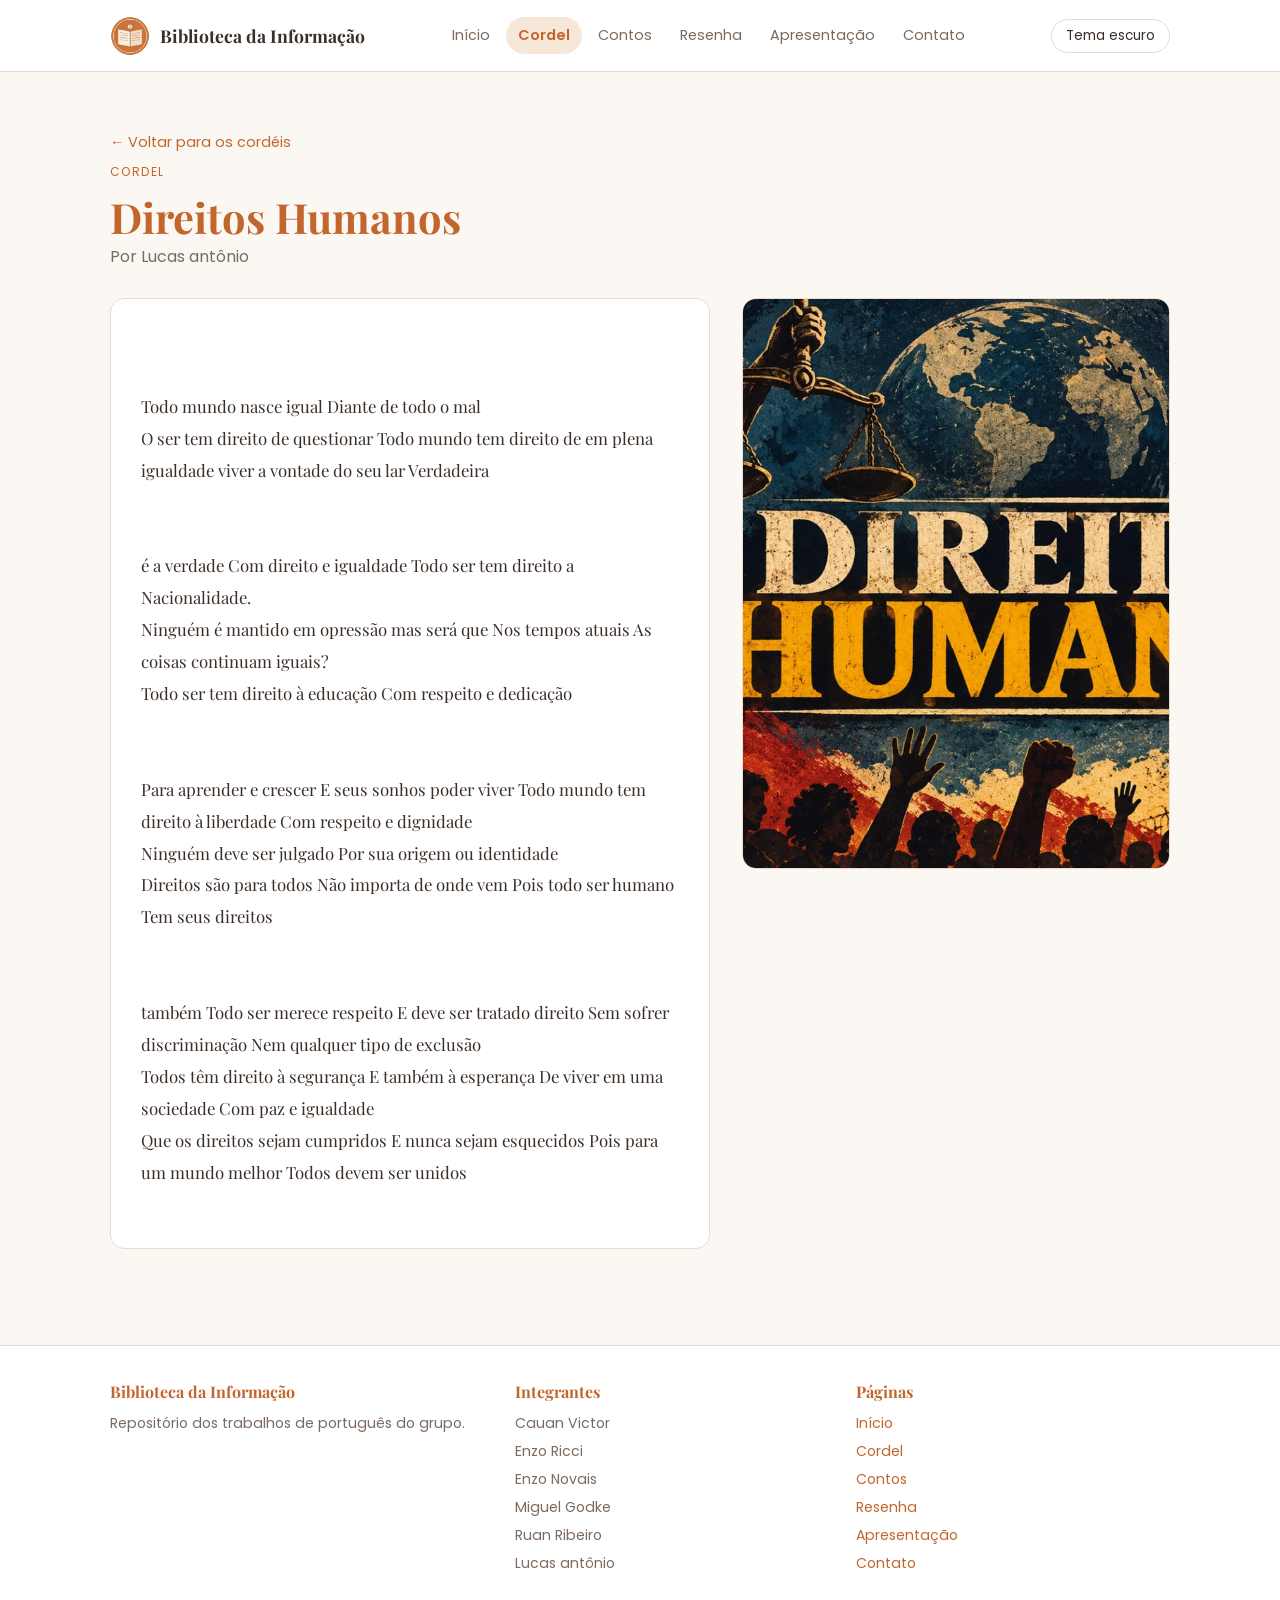
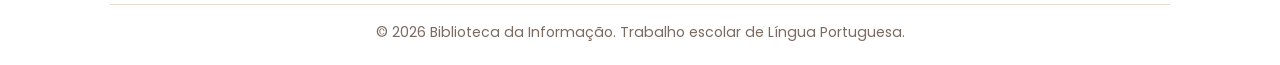
<file: lucas_cordel.html>
<!DOCTYPE html>
<html lang="pt-BR">
<head>
  <meta charset="UTF-8">
  <meta name="viewport" content="width=device-width, initial-scale=1.0">
  <title>Cordel | Biblioteca da Informação</title>
  <link rel="icon" type="image/png" href="img/logo.png">
  <link rel="preconnect" href="https://fonts.googleapis.com">
  <link rel="preconnect" href="https://fonts.gstatic.com" crossorigin>
  <link href="https://fonts.googleapis.com/css2?family=Playfair+Display:wght@500;700&family=Poppins:wght@400;500;600&display=swap" rel="stylesheet">
  <link rel="stylesheet" href="css/style.css">
</head>
<body>

  <header class="cabecalho">
    <div class="cabecalho-interno">
      <a class="marca" href="index.html">
        <img src="img/logo.png" alt="Logo da Biblioteca da Informação">
        <span>Biblioteca da Informação</span>
      </a>
      <nav aria-label="Menu principal">
        <ul class="menu">
          <li><a href="index.html">Início</a></li>
          <li><a href="cordel.html" aria-current="page">Cordel</a></li>
          <li><a href="contos.html">Contos</a></li>
          <li><a href="resenha.html">Resenha</a></li>
          <li><a href="apresentacao.html">Apresentação</a></li>
          <li><a href="contato.html">Contato</a></li>
        </ul>
      </nav>
      <button id="botao-tema" class="botao-tema" type="button">Tema escuro</button>
    </div>
  </header>

  <main>
    <section class="secao">
      <div class="container">
        <a class="voltar" href="cordel.html">&larr; Voltar para os cordéis</a>
        <span class="etiqueta" style="display:block;">Cordel</span>
        <h1 id="cordel-titulo">Título do cordel</h1>
        <p id="cordel-autor" style="color:var(--texto-suave)">Autor</p>

        <div class="cordel-layout">
          
          <article class="cordel-texto">
            <p>
            Todo mundo nasce igual Diante de todo o mal
            O ser tem direito de questionar Todo mundo tem direito de em plena igualdade viver a vontade do seu lar Verdadeira
            </p> <br> <p>
            é a verdade Com direito e igualdade Todo ser tem direito a Nacionalidade.
            Ninguém é mantido em opressão mas será que Nos tempos atuais As coisas continuam iguais?
            Todo ser tem direito à educação Com respeito e dedicação
          </p> <br> <p>
            Para aprender e crescer E seus sonhos poder viver Todo mundo tem direito à liberdade Com respeito e dignidade
            Ninguém deve ser julgado Por sua origem ou identidade
            Direitos são para todos Não importa de onde vem Pois todo ser humano Tem seus direitos
          </p> <br> <p>
            também Todo ser merece respeito E deve ser tratado direito Sem sofrer discriminação Nem qualquer tipo de exclusão
            Todos têm direito à segurança E também à esperança De viver em uma sociedade Com paz e igualdade
            Que os direitos sejam cumpridos E nunca sejam esquecidos Pois para um mundo melhor Todos devem ser unidos
            </p>
          </article>

          <aside class="cordel-imagem" id="imagem-cordel" aria-label="Ilustração do cordel"></aside>
        </div>
      </div>
    </section>
  </main>

  <footer class="rodape">
    <div class="container">
      <div class="rodape-grid">
        <div>
          <h3>Biblioteca da Informação</h3>
          <p>Repositório dos trabalhos de português do grupo.</p>
        </div>
        <div>
          <h3>Integrantes</h3>
          <ul id="rodape-membros"></ul>
        </div>
        <div>
          <h3>Páginas</h3>
          <ul>
            <li><a href="index.html">Início</a></li>
            <li><a href="cordel.html">Cordel</a></li>
            <li><a href="contos.html">Contos</a></li>
            <li><a href="resenha.html">Resenha</a></li>
            <li><a href="apresentacao.html">Apresentação</a></li>
            <li><a href="contato.html">Contato</a></li>
          </ul>
        </div>
      </div>
      <p class="rodape-fim">&copy; <span id="rodape-ano">2026</span> Biblioteca da Informação. Trabalho escolar de Língua Portuguesa.</p>
    </div>
  </footer>

  <script src="js/dados.js"></script>
  <script src="js/main.js"></script>
</body>
</html>
</file>
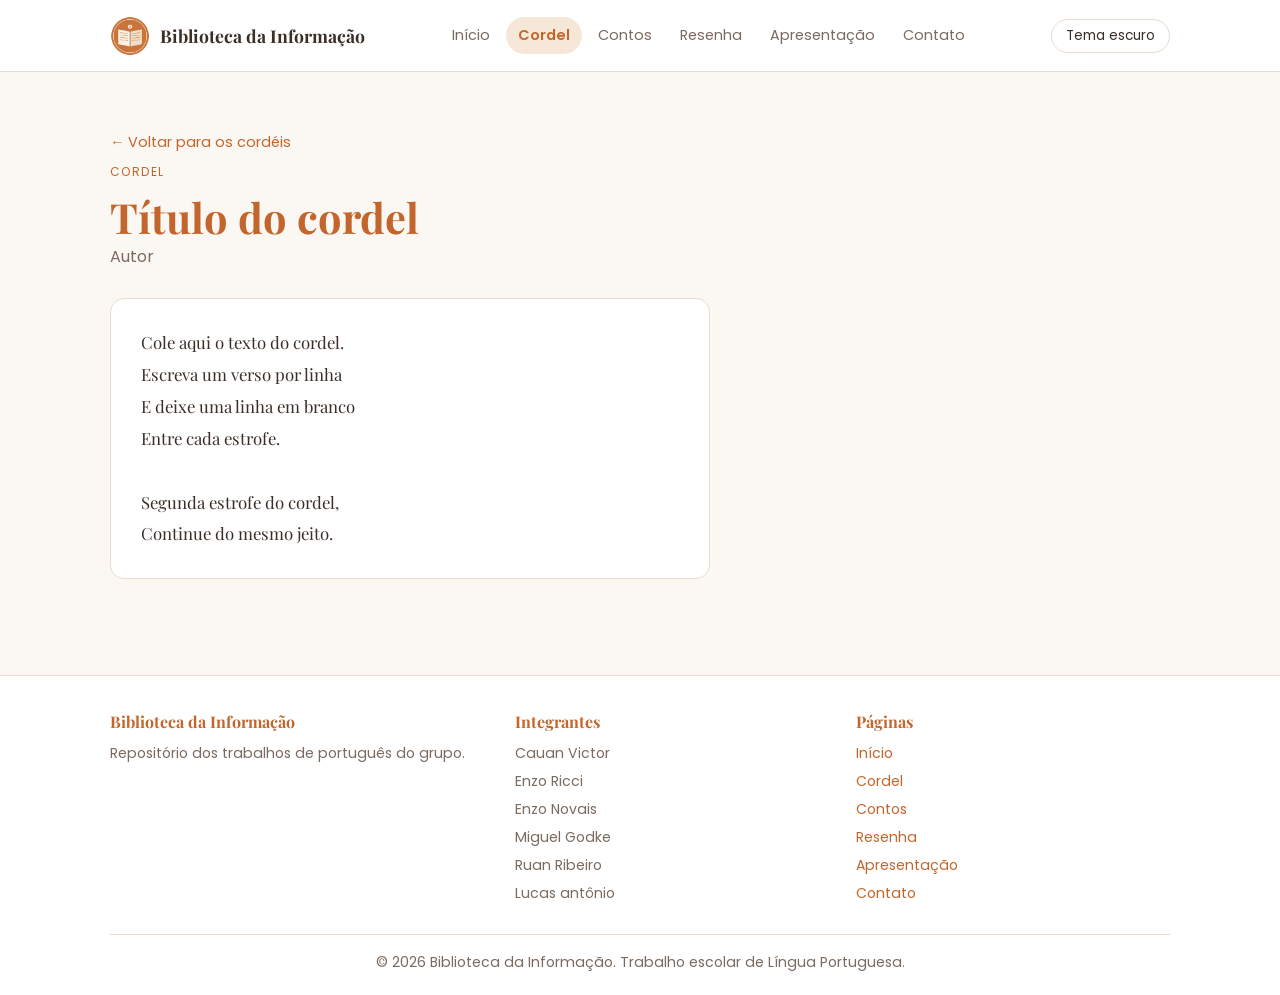
<file: membro1_cordel.html>
<!DOCTYPE html>
<html lang="pt-BR">
<head>
  <meta charset="UTF-8">
  <meta name="viewport" content="width=device-width, initial-scale=1.0">
  <title>Cordel | Biblioteca da Informação</title>
  <link rel="icon" type="image/png" href="img/logo.png">
  <link rel="preconnect" href="https://fonts.googleapis.com">
  <link rel="preconnect" href="https://fonts.gstatic.com" crossorigin>
  <link href="https://fonts.googleapis.com/css2?family=Playfair+Display:wght@500;700&family=Poppins:wght@400;500;600&display=swap" rel="stylesheet">
  <link rel="stylesheet" href="css/style.css">
</head>
<body>

  <header class="cabecalho">
    <div class="cabecalho-interno">
      <a class="marca" href="index.html">
        <img src="img/logo.png" alt="Logo da Biblioteca da Informação">
        <span>Biblioteca da Informação</span>
      </a>
      <nav aria-label="Menu principal">
        <ul class="menu">
          <li><a href="index.html">Início</a></li>
          <li><a href="cordel.html" aria-current="page">Cordel</a></li>
          <li><a href="contos.html">Contos</a></li>
          <li><a href="resenha.html">Resenha</a></li>
          <li><a href="apresentacao.html">Apresentação</a></li>
          <li><a href="contato.html">Contato</a></li>
        </ul>
      </nav>
      <button id="botao-tema" class="botao-tema" type="button">Tema escuro</button>
    </div>
  </header>

  <main>
    <section class="secao">
      <div class="container">
        <a class="voltar" href="cordel.html">&larr; Voltar para os cordéis</a>
        <span class="etiqueta" style="display:block;">Cordel</span>
        <h1 id="cordel-titulo">Título do cordel</h1>
        <p id="cordel-autor" style="color:var(--texto-suave)">Autor</p>

        <div class="cordel-layout">
          <!-- COLE O CORDEL AQUI: um verso por linha, deixe uma linha em branco entre as estrofes -->
          <article class="cordel-texto">Cole aqui o texto do cordel.
Escreva um verso por linha
E deixe uma linha em branco
Entre cada estrofe.

Segunda estrofe do cordel,
Continue do mesmo jeito.</article>

          <aside class="cordel-imagem" id="imagem-cordel" aria-label="Ilustração do cordel"></aside>
        </div>
      </div>
    </section>
  </main>

  <footer class="rodape">
    <div class="container">
      <div class="rodape-grid">
        <div>
          <h3>Biblioteca da Informação</h3>
          <p>Repositório dos trabalhos de português do grupo.</p>
        </div>
        <div>
          <h3>Integrantes</h3>
          <ul id="rodape-membros"></ul>
        </div>
        <div>
          <h3>Páginas</h3>
          <ul>
            <li><a href="index.html">Início</a></li>
            <li><a href="cordel.html">Cordel</a></li>
            <li><a href="contos.html">Contos</a></li>
            <li><a href="resenha.html">Resenha</a></li>
            <li><a href="apresentacao.html">Apresentação</a></li>
            <li><a href="contato.html">Contato</a></li>
          </ul>
        </div>
      </div>
      <p class="rodape-fim">&copy; <span id="rodape-ano">2026</span> Biblioteca da Informação. Trabalho escolar de Língua Portuguesa.</p>
    </div>
  </footer>

  <script src="js/dados.js"></script>
  <script src="js/main.js"></script>
</body>
</html>
</file>
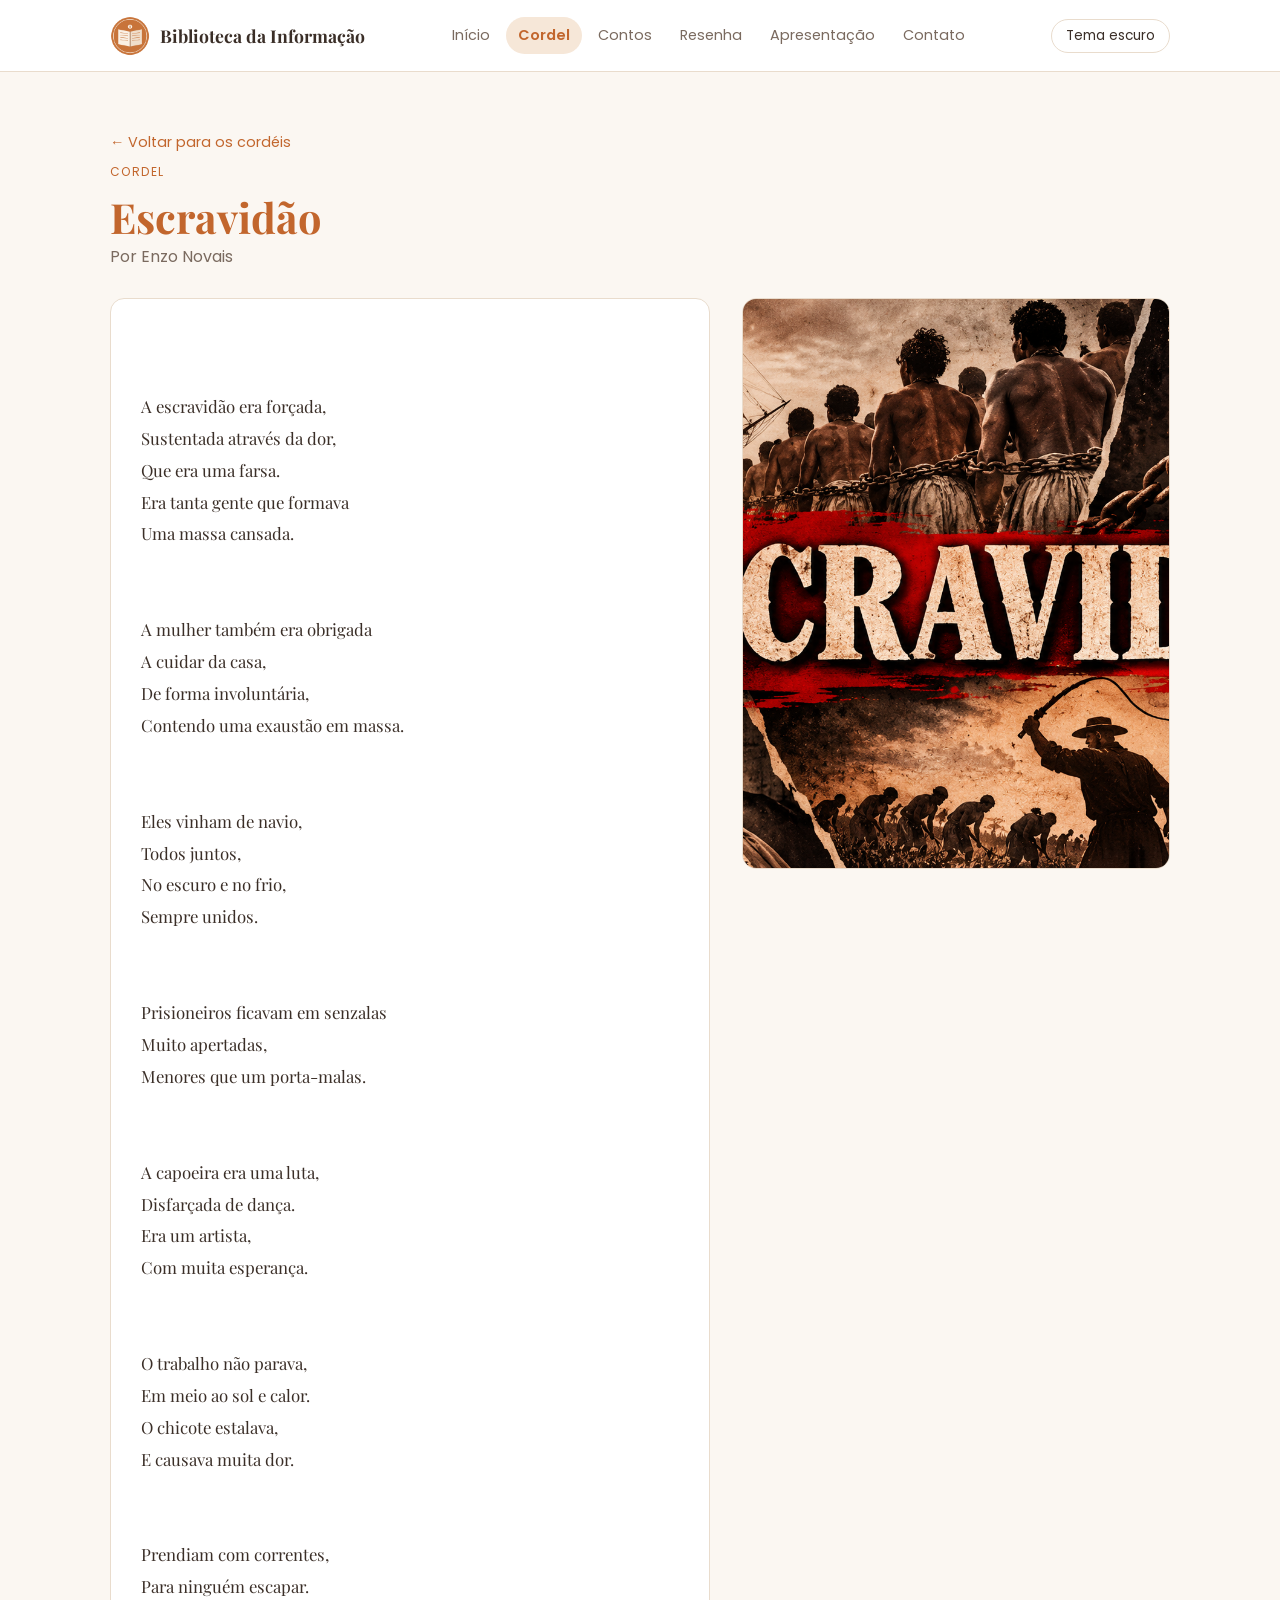
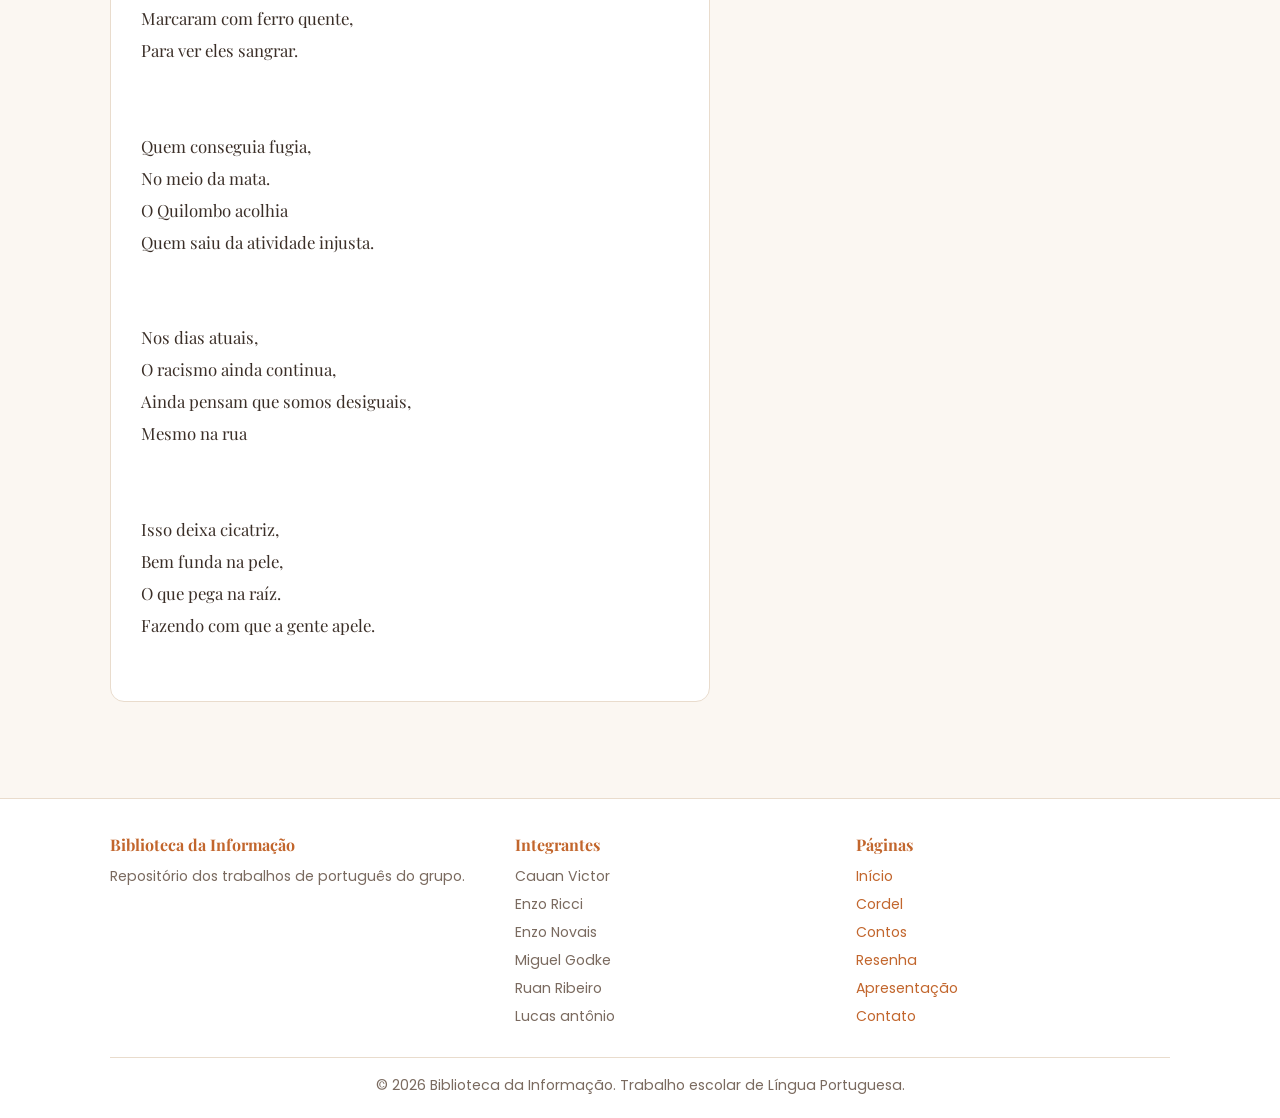
<file: novais_cordel.html>
<!DOCTYPE html>
<html lang="pt-BR">
<head>
  <meta charset="UTF-8">
  <meta name="viewport" content="width=device-width, initial-scale=1.0">
  <title>Cordel | Biblioteca da Informação</title>
  <link rel="icon" type="image/png" href="img/logo.png">
  <link rel="preconnect" href="https://fonts.googleapis.com">
  <link rel="preconnect" href="https://fonts.gstatic.com" crossorigin>
  <link href="https://fonts.googleapis.com/css2?family=Playfair+Display:wght@500;700&family=Poppins:wght@400;500;600&display=swap" rel="stylesheet">
  <link rel="stylesheet" href="css/style.css">
</head>
<body>

  <header class="cabecalho">
    <div class="cabecalho-interno">
      <a class="marca" href="index.html">
        <img src="img/logo.png" alt="Logo da Biblioteca da Informação">
        <span>Biblioteca da Informação</span>
      </a>
      <nav aria-label="Menu principal">
        <ul class="menu">
          <li><a href="index.html">Início</a></li>
          <li><a href="cordel.html" aria-current="page">Cordel</a></li>
          <li><a href="contos.html">Contos</a></li>
          <li><a href="resenha.html">Resenha</a></li>
          <li><a href="apresentacao.html">Apresentação</a></li>
          <li><a href="contato.html">Contato</a></li>
        </ul>
      </nav>
      <button id="botao-tema" class="botao-tema" type="button">Tema escuro</button>
    </div>
  </header>

  <main>
    <section class="secao">
      <div class="container">
        <a class="voltar" href="cordel.html">&larr; Voltar para os cordéis</a>
        <span class="etiqueta" style="display:block;">Cordel</span>
        <h1 id="cordel-titulo">Título do cordel</h1>
        <p id="cordel-autor" style="color:var(--texto-suave)">Autor</p>

        <div class="cordel-layout">
          <article class="cordel-texto">
<p>
A escravidão era forçada,
Sustentada através da dor,
Que era uma farsa.
Era tanta gente que formava
Uma massa cansada.
</p> <br> <p>
A mulher também era obrigada
A cuidar da casa,
De forma involuntária,
Contendo uma exaustão em massa.
</p> <br> <p>
Eles vinham de navio,
Todos juntos,
No escuro e no frio,
Sempre unidos.
</p> <br> <p>
Prisioneiros ficavam em senzalas
Muito apertadas,
Menores que um porta-malas.
</p> <br> <p>
A capoeira era uma luta,
Disfarçada de dança.
Era um artista,
Com muita esperança.
</p> <br> <p>
O trabalho não parava,
Em meio ao sol e calor.
O chicote estalava,
E causava muita dor.
</p> <br> <p>
Prendiam com correntes,
Para ninguém escapar.
Marcaram com ferro quente,
Para ver eles sangrar.
</p> <br> <p>
Quem conseguia fugia,
No meio da mata.
O Quilombo acolhia
Quem saiu da atividade injusta.
</p> <br> <p>
Nos dias atuais,
 O racismo ainda continua, 
Ainda pensam que somos desiguais,
 Mesmo na rua   
</p> <br> <p>
Isso deixa cicatriz, 
Bem funda na pele,
O que pega na raíz.
Fazendo com que a gente apele. 
</p>
          </article>

          <aside class="cordel-imagem" id="imagem-cordel" aria-label="Ilustração do cordel"></aside>
        </div>
      </div>
    </section>
  </main>

  <footer class="rodape">
    <div class="container">
      <div class="rodape-grid">
        <div>
          <h3>Biblioteca da Informação</h3>
          <p>Repositório dos trabalhos de português do grupo.</p>
        </div>
        <div>
          <h3>Integrantes</h3>
          <ul id="rodape-membros"></ul>
        </div>
        <div>
          <h3>Páginas</h3>
          <ul>
            <li><a href="index.html">Início</a></li>
            <li><a href="cordel.html">Cordel</a></li>
            <li><a href="contos.html">Contos</a></li>
            <li><a href="resenha.html">Resenha</a></li>
            <li><a href="apresentacao.html">Apresentação</a></li>
            <li><a href="contato.html">Contato</a></li>
          </ul>
        </div>
      </div>
      <p class="rodape-fim">&copy; <span id="rodape-ano">2026</span> Biblioteca da Informação. Trabalho escolar de Língua Portuguesa.</p>
    </div>
  </footer>

  <script src="js/dados.js"></script>
  <script src="js/main.js"></script>
</body>
</html>
</file>
<file: css/style.css>
/* =================================================== 
STYLE.CSS — [B.I] — [Rep. de PT] 
Grupo: [
        Cauan Victor Andrade Cavalcanti
        Miguel Godke Silva
        Enzo Oliveira Ricci
        Ruan Ribeiro Prospero
        Enzo Novais Silva
        Lucas Antonio Souza Carneiro
] 
Data: [17/11/2026] 
=================================================== */ 
:root {
  /* variavel global ( cores e suas tonalidades ) */
  /* COR PRIMARIA */
  --laranja: #c2662d;
  --laranja-claro: #e4a574;
  --laranja-suave: #f6e7d8;
  /* COR SECUNDARIA */
  --fundo: #fbf7f2;
  --superficie: #ffffff;
  /* COR TERCIARIA */
  --texto: #3a2e27;
  --texto-suave: #7a6a5f;
  --borda: #e9dccd;

  /* Variaveis */
  --sombra: 0 6px 20px rgba(110, 70, 40, 0.08);
  --altura-header: 72px;
  --raio: 14px;
  /* Tipografia */
  --fonte-titulo: "Playfair Display", Georgia, "Times New Roman", serif;
  --fonte-texto: "Poppins", "Segoe UI", Arial, sans-serif;
}
/* MODO ESCURO */
.escuro {
  --laranja: #e08d52;
  --laranja-claro: #f0b27f;
  --laranja-suave: #33271f;
  --fundo: #1c1714;
  --superficie: #26201c;
  --texto: #f1e6da;
  --texto-suave: #b8a698;
  --borda: #3b2f27;
  --sombra: 0 6px 20px rgba(0, 0, 0, 0.35);
}
/* basico global */
* { box-sizing: border-box; margin: 0; padding: 0; }

/* ----- TAGS ESTILIZADAS ----- */
html { scroll-behavior: smooth; }
body {
  font-family: var(--fonte-texto);
  background: var(--fundo);
  color: var(--texto);
  line-height: 1.7;
  padding-top: var(--altura-header);
  transition: background 0.3s, color 0.3s;
}

img { max-width: 100%; display: block; }
a { color: var(--laranja); text-decoration: none; }
a:hover { text-decoration: underline; }

h1, h2, h3 {
  font-family: var(--fonte-titulo);
  line-height: 1.25;
}

h1 { color: var(--laranja); font-size: 2.6rem; }
h2 { font-size: 1.8rem; margin-bottom: 0.6rem; }
h3 { font-size: 1.2rem; }

/* ---------- CABEÇALHO ---------- */
.cabecalho {
  position: fixed;
  top: 0;
  left: 0;
  width: 100%;
  height: var(--altura-header);
  background: var(--superficie);
  border-bottom: 1px solid var(--borda);
  z-index: 100;
  transition: background 0.3s;
}
/* Por dentro */
.cabecalho-interno {
  max-width: 1100px;
  height: 100%;
  margin: 0 auto;
  padding: 0 20px;
  display: flex;
  align-items: center;
  justify-content: space-between;
  gap: 16px;
}

.marca {
  display: flex;
  align-items: center;
  gap: 10px;
  color: var(--texto);
  font-family: var(--fonte-titulo);
  font-weight: 700;
  font-size: 1.1rem;
  white-space: nowrap;
}
.marca:hover { text-decoration: none; }
.marca img { width: 40px; height: 40px; }

.menu {
  display: flex;
  align-items: center;
  gap: 4px;
  list-style: none;
}

.menu a {
  display: block;
  padding: 6px 12px;
  border-radius: 999px;
  font-size: 0.9rem;
  color: var(--texto-suave);
}
.menu a:hover { background: var(--laranja-suave); text-decoration: none; }
/* quando estamos em uma pagina X, a tonalidade muda no link  dela */
.menu a[aria-current="page"] {
  background: var(--laranja-suave);
  color: var(--laranja);
  font-weight: 600;
}
/* botao de mudar o tema */
.botao-tema {
  font-family: var(--fonte-texto);
  font-size: 0.85rem;
  padding: 6px 14px;
  border-radius: 999px;
  border: 1px solid var(--borda);
  background: transparent;
  color: var(--texto);
  cursor: pointer;
  white-space: nowrap;
}
.botao-tema:hover { border-color: var(--laranja); color: var(--laranja); }

/* ---------- Estrutura ---------- */
.container {
  max-width: 1100px;
  margin: 0 auto;
  padding: 0 20px;
}

.secao { padding: 56px 0; }
.secao.alt { background: var(--laranja-suave); }

.topo-pagina {
  padding: 56px 0 24px;
  border-bottom: 1px solid var(--borda);
  text-align: center;
}
.topo-pagina p { max-width: 720px; margin: 12px auto 0; color: var(--texto-suave); }

.etiqueta {
  display: inline-block;
  font-size: 0.75rem;
  letter-spacing: 0.12em;
  text-transform: uppercase;
  color: var(--laranja);
  margin-bottom: 8px;
}

.texto-corrido { max-width: 760px; }
.texto-corrido p { margin-bottom: 14px; }
.centro { text-align: center; }
.centro .texto-corrido { margin: 0 auto; }

/* ---------- Hero (home) ---------- */
.hero {
  padding: 88px 0 72px;
  text-align: center;
  background: linear-gradient(180deg, var(--laranja-suave), var(--fundo));
}
.hero h1 { font-size: 3.2rem; margin-bottom: 14px; }
.hero p { max-width: 640px; margin: 0 auto 26px; color: var(--texto-suave); font-size: 1.05rem; }
.hero img { width: 110px; height: 110px; margin: 0 auto 18px; }

.botao {
  display: inline-block;
  padding: 10px 24px;
  border-radius: 999px;
  background: var(--laranja);
  color: #fff;
  font-family: var(--fonte-texto);
  font-size: 0.9rem;
  border: none;
  cursor: pointer;
  transition: opacity 0.2s, transform 0.2s;
}
.botao:hover { opacity: 0.9; transform: translateY(-1px); text-decoration: none; }
.botao.contorno { background: transparent; color: var(--laranja); border: 1px solid var(--laranja); }
.botao.desativado { background: var(--borda); color: var(--texto-suave); pointer-events: none; }

/* ---------- Grid de cards ---------- */
.grid {
  display: grid;
  grid-template-columns: repeat(3, 1fr);
  gap: 24px;
  margin-top: 28px;
}

.card {
  background: var(--superficie);
  border: 1px solid var(--borda);
  border-radius: var(--raio);
  overflow: hidden;
  display: flex;
  flex-direction: column;
  box-shadow: var(--sombra);
  transition: transform 0.2s;
}
.card:hover { transform: translateY(-3px); }

.card-imagem {
  width: 100%;
  aspect-ratio: 16 / 10;
  background: var(--laranja-suave);
  display: flex;
  align-items: center;
  justify-content: center;
  color: var(--texto-suave);
  font-size: 0.85rem;
  overflow: hidden;
}
.card-imagem img { width: 100%; height: 100%; object-fit: cover; }

.card-corpo {
  padding: 18px 20px 8px;
  flex: 1;
}
.card-corpo .autor { font-size: 0.82rem; color: var(--texto-suave); margin-top: 2px; }

.card-rodape { padding: 12px 20px 20px; }
.card-rodape .botao { width: 100%; text-align: center; }
.card-aviso { font-size: 0.72rem; color: var(--texto-suave); margin-top: 8px; text-align: center; }

.card.membro .card-corpo { text-align: center; padding-bottom: 20px; }
.card.membro .card-imagem { aspect-ratio: 1 / 1; }

/* ---------- Aviso ---------- */
.aviso {
  margin-top: 32px;
  padding: 14px 18px;
  border-left: 4px solid var(--laranja);
  background: var(--laranja-suave);
  border-radius: 8px;
  font-size: 0.88rem;
  color: var(--texto);
}

/* ---------- Pesquisa e filtro ---------- */
.pesquisa {
  display: flex;
  gap: 12px;
  flex-wrap: wrap;
  margin-top: 8px;
}
.pesquisa input,
.pesquisa select {
  font-family: var(--fonte-texto);
  font-size: 0.92rem;
  padding: 10px 16px;
  border-radius: 999px;
  border: 1px solid var(--borda);
  background: var(--superficie);
  color: var(--texto);
}
.pesquisa input { flex: 1; min-width: 220px; }
.pesquisa input:focus,
.pesquisa select:focus { outline: 2px solid var(--laranja-claro); }

.sem-resultado {
  display: none;
  text-align: center;
  color: var(--texto-suave);
  padding: 32px 0;
}

/* ---------- Vídeos ---------- */
.grid-videos {
  display: grid;
  grid-template-columns: repeat(2, 1fr);
  gap: 28px;
  margin-top: 28px;
}
.video-caixa {
  background: var(--superficie);
  border: 1px solid var(--borda);
  border-radius: var(--raio);
  overflow: hidden;
  box-shadow: var(--sombra);
}
.video-tela {
  aspect-ratio: 16 / 9;
  background: var(--laranja-suave);
  display: flex;
  align-items: center;
  justify-content: center;
  color: var(--texto-suave);
  font-size: 0.9rem;
}
.video-tela iframe { width: 100%; height: 100%; border: 0; }
.video-info { padding: 18px 20px 22px; }
.video-info p { color: var(--texto-suave); font-size: 0.92rem; margin-top: 6px; }

/* ---------- Página de cordel ( todo mundo igual ) ---------- */
.cordel-layout {
  display: grid;
  grid-template-columns: 1.4fr 1fr;
  gap: 32px;
  margin-top: 28px;
  align-items: start;
}
.cordel-texto {
  background: var(--superficie);
  border: 1px solid var(--borda);
  border-radius: var(--raio);
  padding: 28px 30px;
  white-space: pre-line;
  font-family: var(--fonte-titulo);
  font-size: 1.05rem;
  line-height: 1.9;
}
.cordel-imagem {
  position: sticky;
  top: calc(var(--altura-header) + 100px);
}
.cordel-imagem .card-imagem {
  aspect-ratio: 3 / 4;
  border-radius: var(--raio);
  border: 1px solid var(--borda);
}

.voltar { display: inline-block; margin-bottom: 8px; font-size: 0.9rem; }

/* ---------- Contato ---------- */
.contato-layout {
  display: grid;
  grid-template-columns: 1fr 1fr;
  gap: 32px;
  margin-top: 28px;
}
.formulario {
  background: var(--superficie);
  border: 1px solid var(--borda);
  border-radius: var(--raio);
  padding: 26px;
  display: flex;
  flex-direction: column;
  gap: 14px;
}
.formulario label { font-size: 0.85rem; color: var(--texto-suave); display: block; margin-bottom: 4px; }
.formulario input,
.formulario select,
.formulario textarea {
  width: 100%;
  font-family: var(--fonte-texto);
  font-size: 0.92rem;
  padding: 10px 14px;
  border-radius: 10px;
  border: 1px solid var(--borda);
  background: var(--fundo);
  color: var(--texto);
}
.formulario textarea { min-height: 120px; resize: vertical; }
.formulario input:focus,
.formulario select:focus,
.formulario textarea:focus { outline: 2px solid var(--laranja-claro); }
.formulario-status { font-size: 0.85rem; color: var(--laranja); min-height: 1.2em; }

.info-lista { display: flex; flex-direction: column; gap: 14px; }
.info-item {
  background: var(--superficie);
  border: 1px solid var(--borda);
  border-radius: var(--raio);
  padding: 16px 20px;
}
.info-item strong { display: block; font-family: var(--fonte-titulo); color: var(--laranja); }
.info-item span { color: var(--texto-suave); font-size: 0.92rem; }

.filtros-botoes { display: flex; flex-wrap: wrap; gap: 8px; margin-top: 8px; }
.filtro-btn {
  font-family: var(--fonte-texto);
  font-size: 0.85rem;
  padding: 6px 16px;
  border-radius: 999px;
  border: 1px solid var(--borda);
  background: var(--superficie);
  color: var(--texto);
  cursor: pointer;
}
.filtro-btn.ativo { background: var(--laranja); border-color: var(--laranja); color: #fff; }

.galeria { grid-template-columns: repeat(3, 1fr); }
.galeria figure { margin: 0; }
.galeria figcaption { padding: 10px 16px 16px; font-size: 0.85rem; color: var(--texto-suave); }

/* ---------- Rodapé ---------- */
.rodape {
  margin-top: 40px;
  background: var(--superficie);
  border-top: 1px solid var(--borda);
  padding: 36px 0 20px;
}
.rodape-grid {
  display: grid;
  grid-template-columns: 1.2fr 1fr 1fr;
  gap: 28px;
}
.rodape h3 { font-size: 1rem; margin-bottom: 10px; color: var(--laranja); }
.rodape ul { list-style: none; font-size: 0.88rem; color: var(--texto-suave); }
.rodape li { margin-bottom: 4px; }
.rodape p { font-size: 0.88rem; color: var(--texto-suave); }
.rodape-fim {
  margin-top: 24px;
  padding-top: 16px;
  border-top: 1px solid var(--borda);
  text-align: center;
  font-size: 0.8rem;
  color: var(--texto-suave);
}

/* ---------- Responsivo ---------- */
@media (max-width: 900px) {
  .grid, .galeria { grid-template-columns: repeat(2, 1fr); }
  .cordel-layout, .contato-layout { grid-template-columns: 1fr; }
  .cordel-imagem { position: static; }
  .rodape-grid { grid-template-columns: 1fr; }
}

@media (max-width: 720px) {
  :root { --altura-header: 104px; }
  .cabecalho-interno {
    flex-wrap: wrap;
    align-content: center;
    gap: 6px 12px;
  }
  .cabecalho nav {
    order: 3;
    width: 100%;
    overflow-x: auto;
  }
  .menu { padding-bottom: 4px; }
  .menu a { white-space: nowrap; font-size: 0.82rem; padding: 4px 10px; }
  .hero h1 { font-size: 2.3rem; }
  h1 { font-size: 2rem; }
  .grid, .galeria, .grid-videos { grid-template-columns: 1fr; }
}

/* Home: 4 cards de seções */
.grid-4 { grid-template-columns: repeat(4, 1fr); }
@media (max-width: 900px) { .grid-4 { grid-template-columns: repeat(2, 1fr); } }
@media (max-width: 720px) { .grid-4 { grid-template-columns: 1fr; } }
</file>
